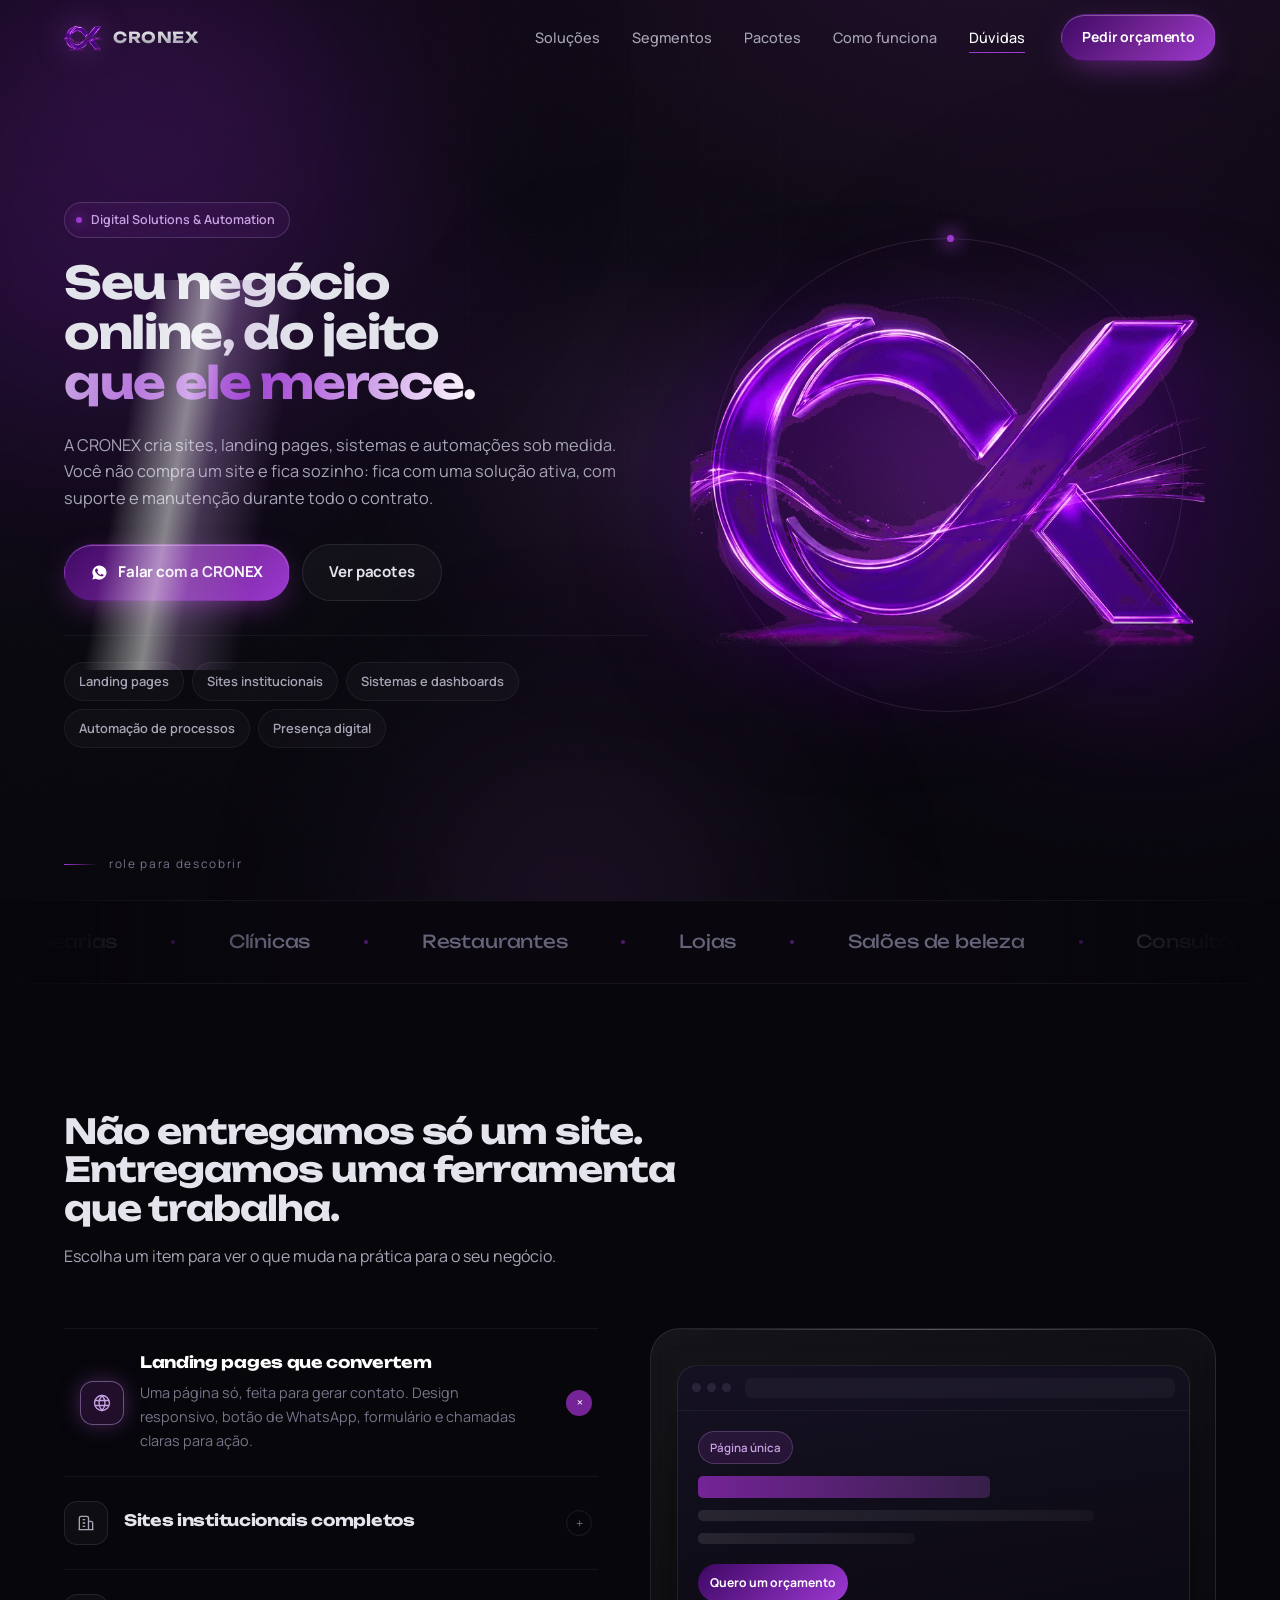
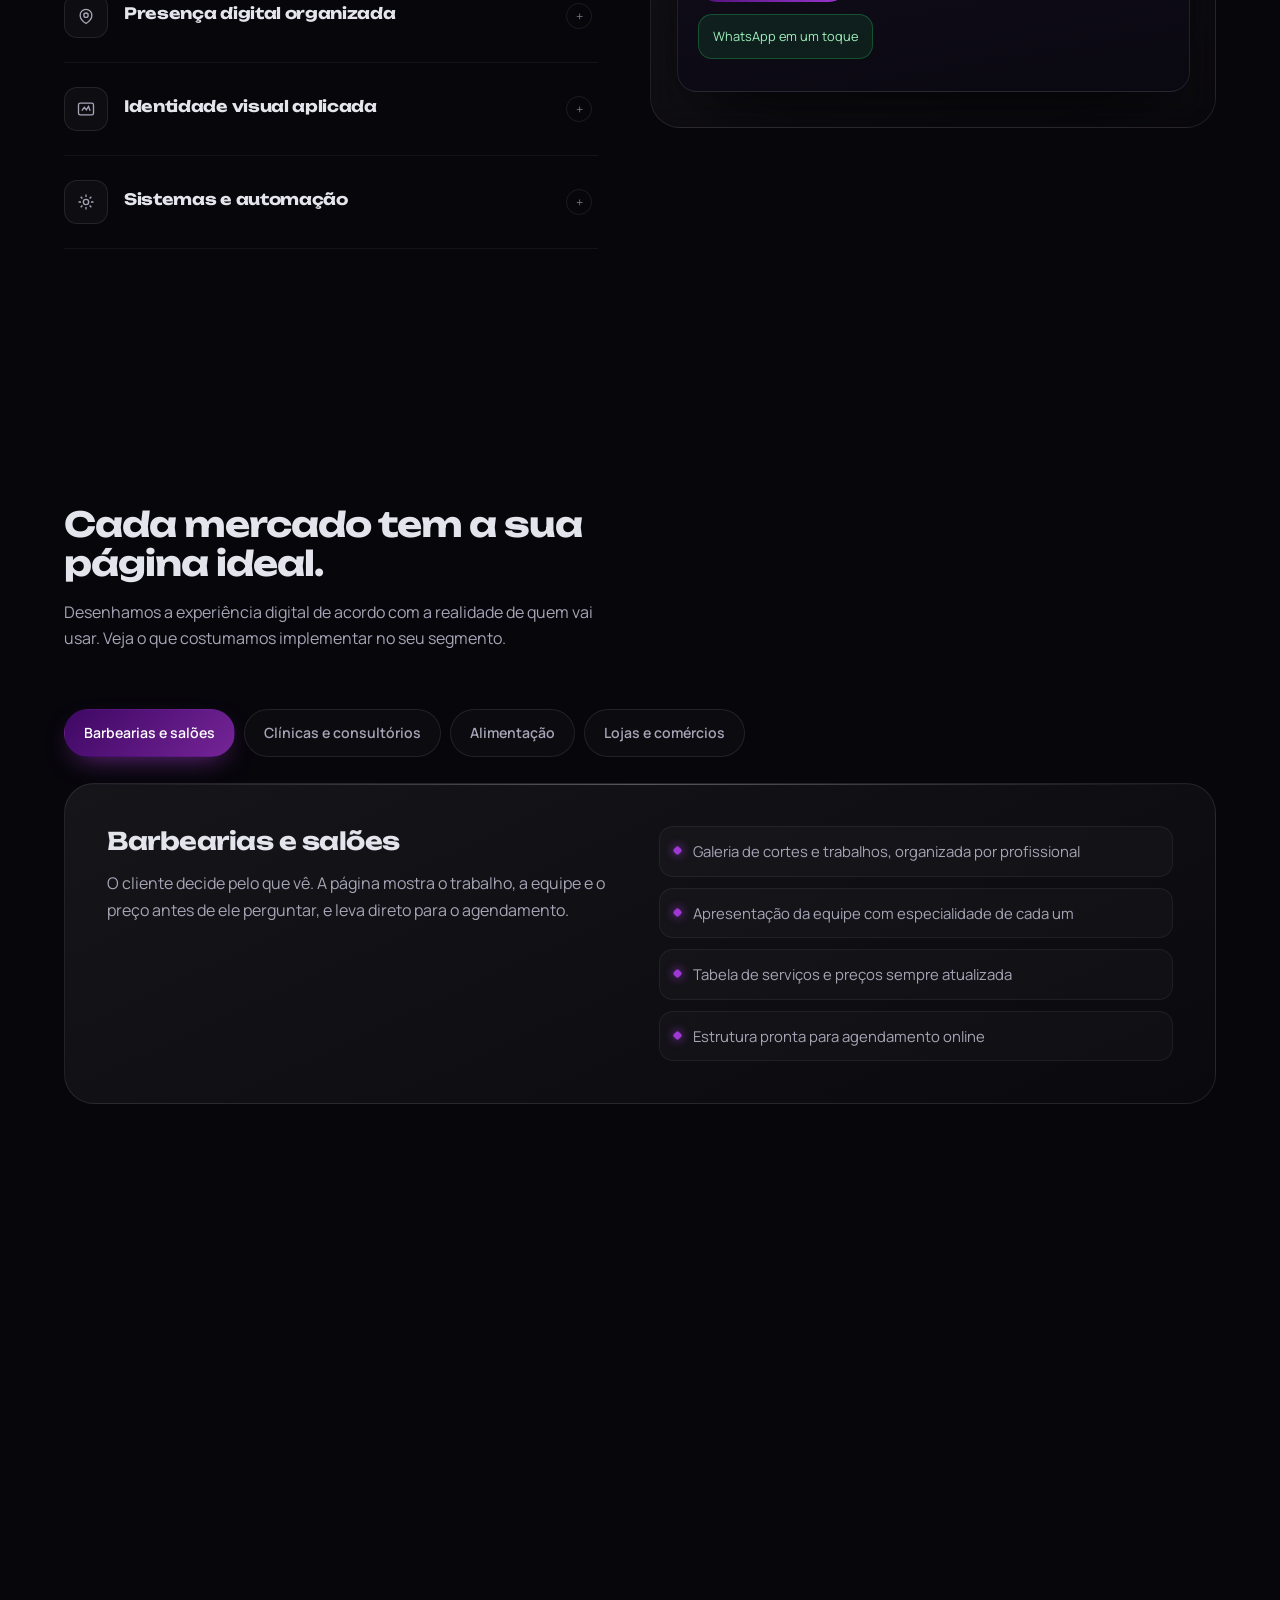
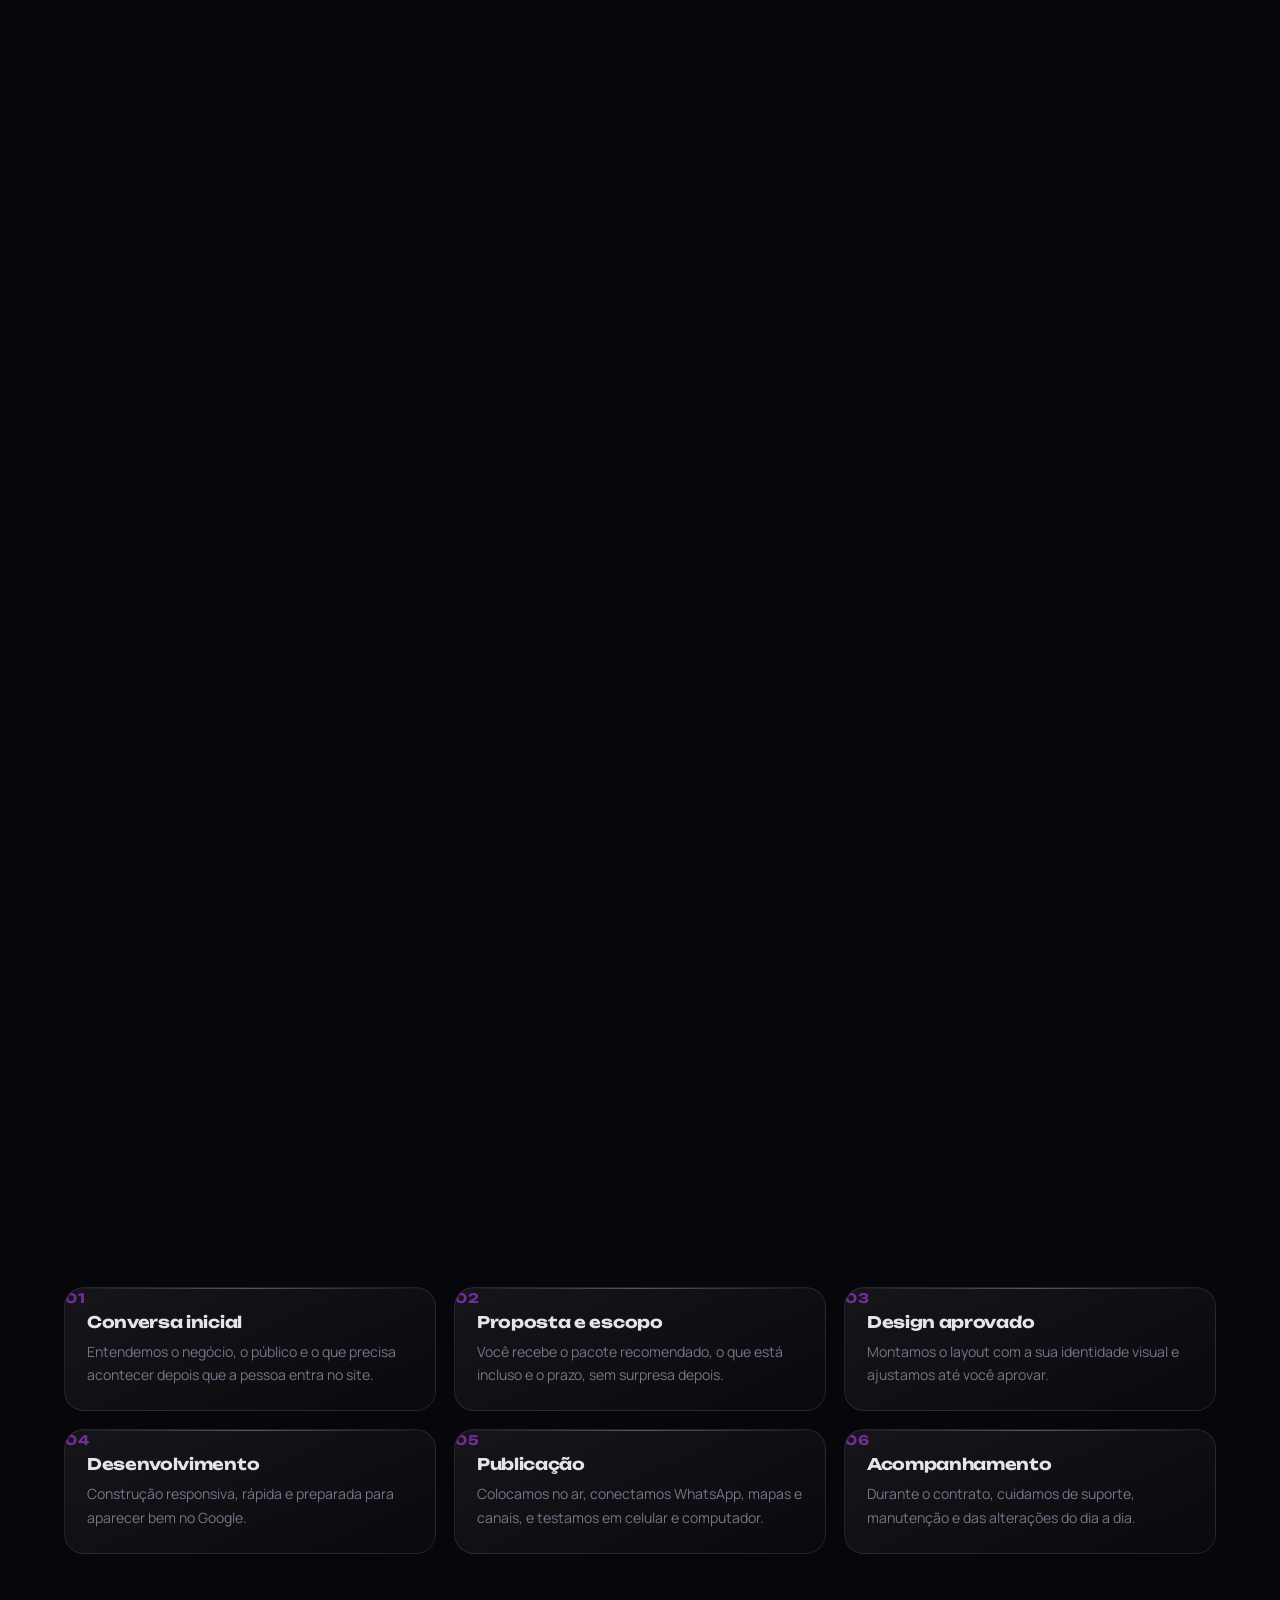
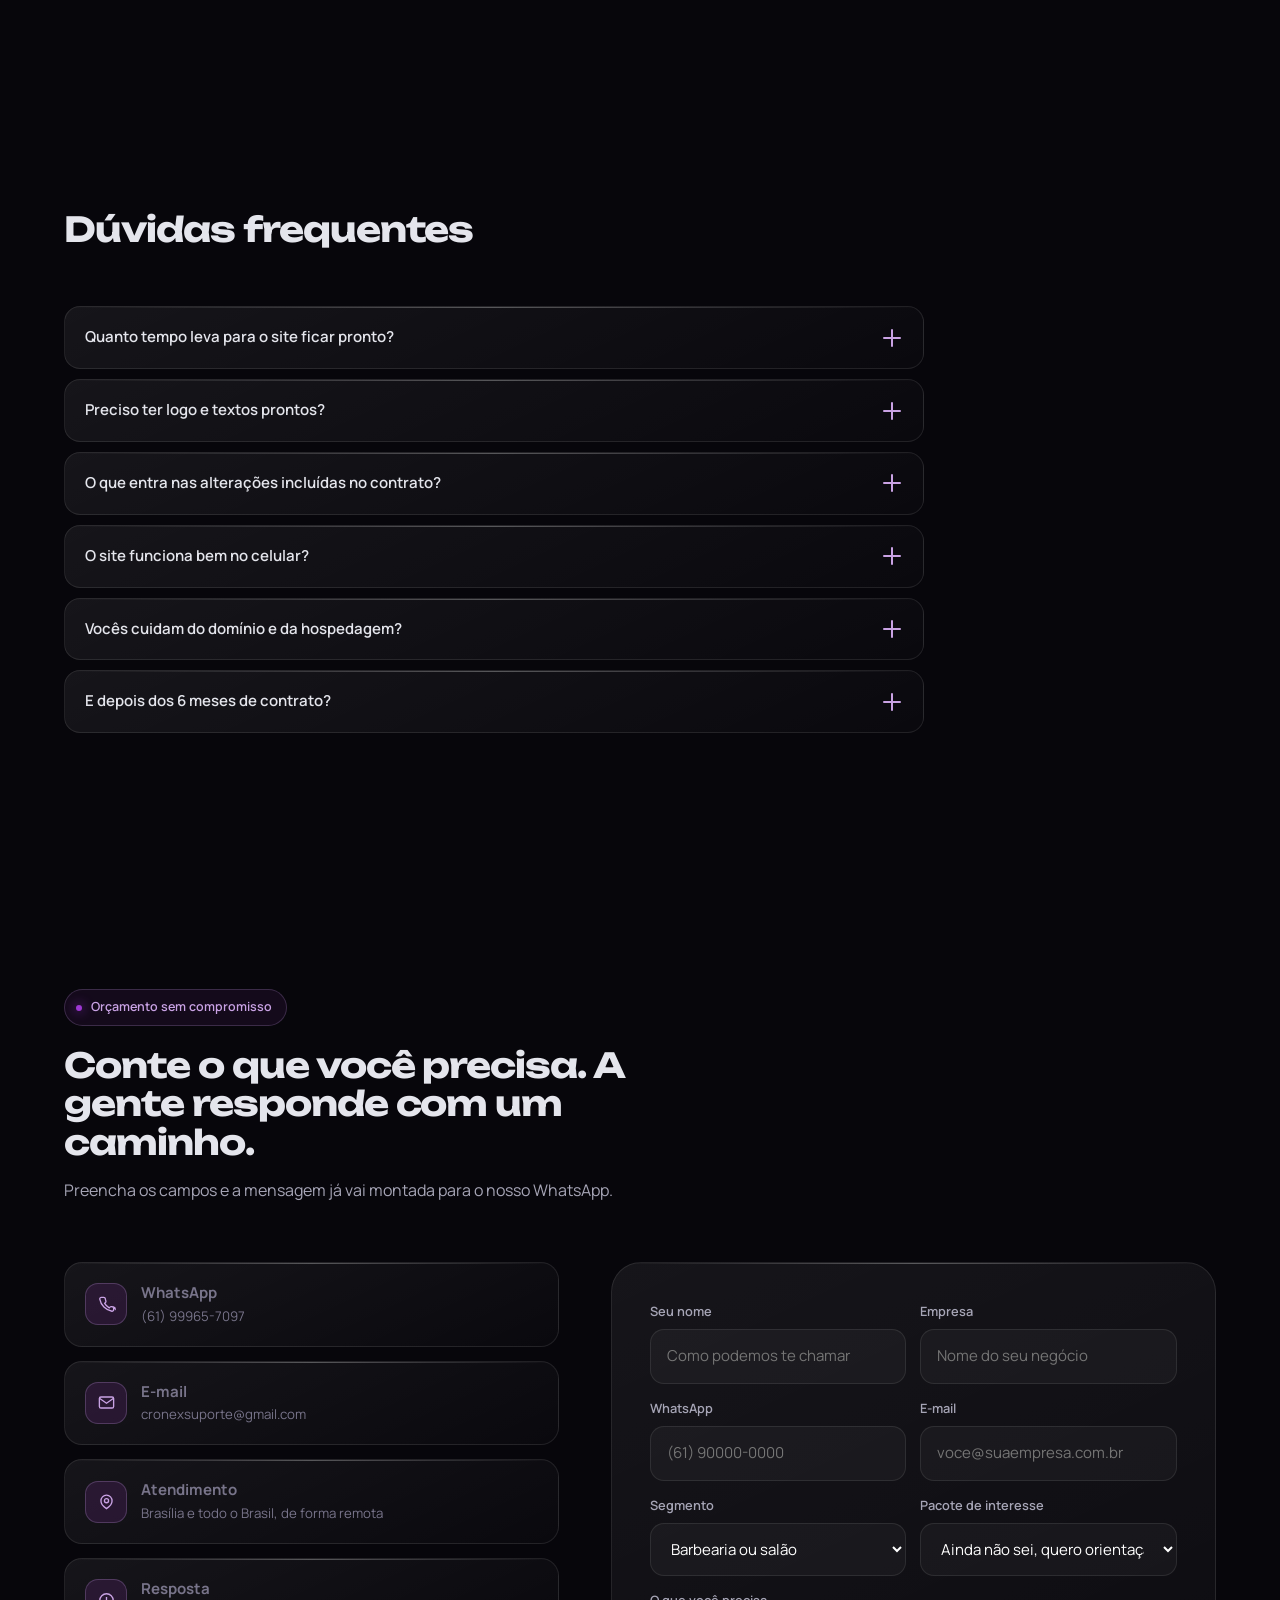
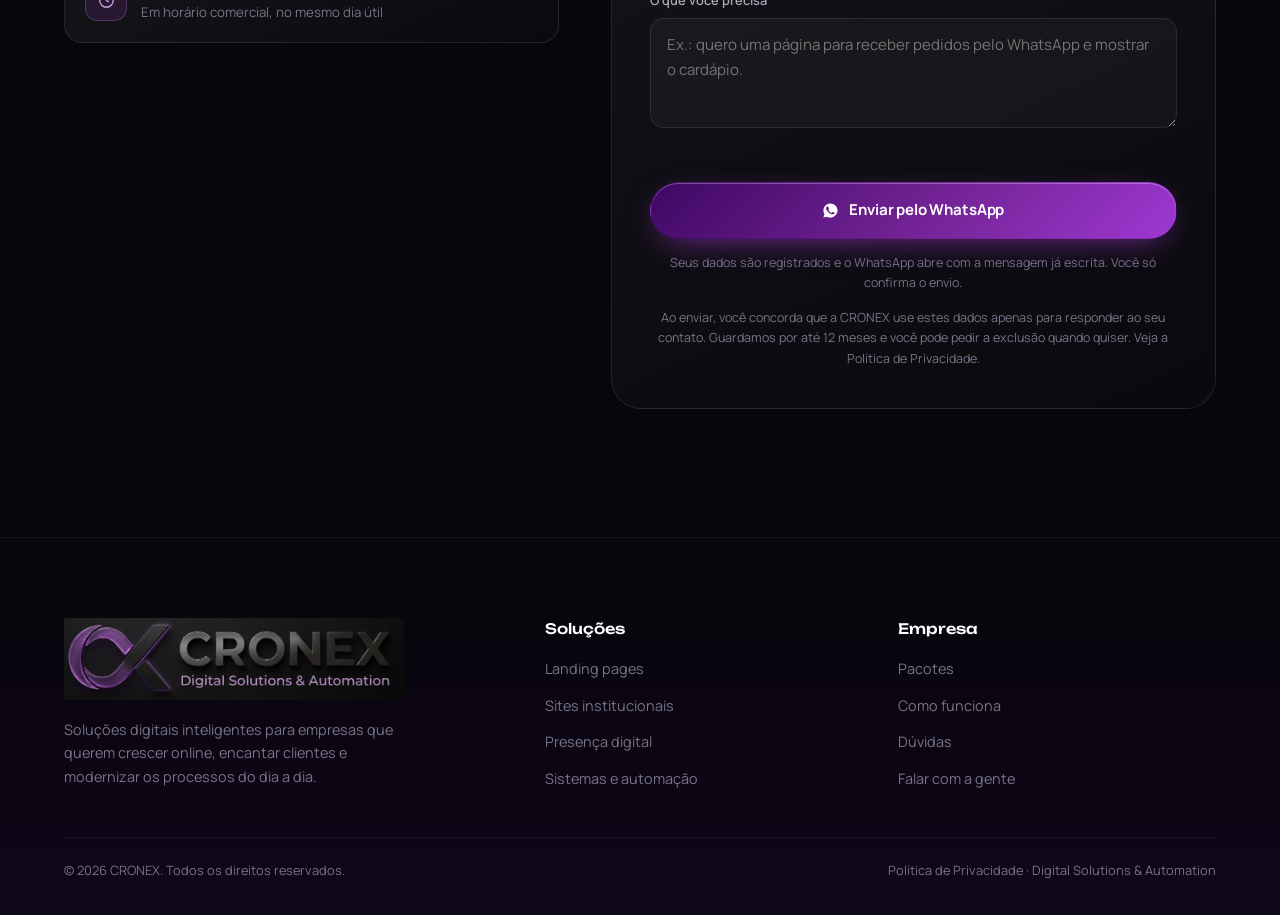
<file: index.html>
<!DOCTYPE html>
<html lang="pt-BR">
<head>
<meta charset="UTF-8" />
<meta name="viewport" content="width=device-width, initial-scale=1, viewport-fit=cover" />
<title>CRONEX — Sites, sistemas e automação para o seu negócio</title>
<meta name="description" content="A CRONEX cria sites, landing pages, sistemas e automações sob medida para pequenos e médios negócios, com suporte e manutenção contínua." />
<meta name="theme-color" content="#07060B" />
<link rel="icon" href="assets/favicon.png" />
<link rel="canonical" href="https://cronexweb.com.br/" />

<meta property="og:title" content="CRONEX — Digital Solutions & Automation" />
<meta property="og:description" content="Sites, landing pages, sistemas e automação sob medida. Com acompanhamento contínuo." />
<meta property="og:type" content="website" />
<meta property="og:url" content="https://cronexweb.com.br/" />
<meta property="og:site_name" content="CRONEX" />
<meta property="og:locale" content="pt_BR" />
<meta property="og:image" content="https://cronexweb.com.br/og-cover.jpg" />
<meta property="og:image:width" content="1200" />
<meta property="og:image:height" content="630" />
<meta property="og:image:type" content="image/jpeg" />
<meta property="og:image:alt" content="Marca da CRONEX, soluções digitais e automação" />

<meta name="twitter:card" content="summary_large_image" />
<meta name="twitter:title" content="CRONEX — Digital Solutions & Automation" />
<meta name="twitter:description" content="Sites, landing pages, sistemas e automação sob medida. Com acompanhamento contínuo." />
<meta name="twitter:image" content="https://cronexweb.com.br/og-cover.jpg" />

<link rel="preconnect" href="https://fonts.googleapis.com">
<link rel="preconnect" href="https://fonts.gstatic.com" crossorigin>
<link href="https://fonts.googleapis.com/css2?family=Unbounded:wght@400;500;700;800&family=Manrope:wght@400;500;600;800&display=swap" rel="stylesheet">

<link rel="stylesheet" href="css/style.css" />
</head>
<body>

<div class="atmos" aria-hidden="true">
  <div class="mesh"></div>
  <div class="aurora a"></div>
  <div class="aurora b"></div>
  <div class="aurora c"></div>
  <div class="gridlines"></div>
</div>
<div class="spot" aria-hidden="true"></div>
<div class="grain" aria-hidden="true"></div>

<!-- ================= NAV ================= -->
<header class="nav" id="nav">
  <div class="nav-in">
    <a href="#topo" class="brand" aria-label="CRONEX, início">
      <span class="brand-mark" id="brandMark"><img src="assets/img/marca-cronex-sm.webp" alt="" width="140" height="94" /></span>
      <span>CRONEX</span>
    </a>
    <nav class="nav-links" aria-label="Principal">
      <a href="#solucoes">Soluções</a>
      <a href="#segmentos">Segmentos</a>
      <a href="#pacotes">Pacotes</a>
      <a href="#processo">Como funciona</a>
      <a href="#duvidas">Dúvidas</a>
    </nav>
    <a class="btn btn-main" href="#contato">Pedir orçamento</a>
    <button class="burger" id="burger" aria-label="Abrir menu" aria-expanded="false"><i></i></button>
  </div>
</header>

<div class="drawer" id="drawer">
  <a href="#solucoes">Soluções</a>
  <a href="#segmentos">Segmentos</a>
  <a href="#pacotes">Pacotes</a>
  <a href="#processo">Como funciona</a>
  <a href="#duvidas">Dúvidas</a>
  <a href="#contato">Pedir orçamento</a>
</div>

<!-- ================= HERO ================= -->
<section class="hero" id="topo">
  <div class="wrap hero-grid">
    <div>
      <span class="tag fade-up d1"><i></i>Digital Solutions &amp; Automation</span>
      <h1>
        <span class="ln"><b>Seu negócio</b></span>
        <span class="ln"><b>online, do jeito</b></span>
        <span class="ln"><b><em>que ele merece.</em></b></span>
      </h1>
      <p class="hero-sub fade-up d2">A CRONEX cria sites, landing pages, sistemas e automações sob medida. Você não compra um site e fica sozinho: fica com uma solução ativa, com suporte e manutenção durante todo o contrato.</p>
      <div class="hero-cta fade-up d3">
        <a class="btn btn-main mag" id="heroWa" href="#contato">
          <svg viewBox="0 0 24 24" fill="currentColor"><path d="M12 2a10 10 0 0 0-8.6 15.1L2 22l5-1.3A10 10 0 1 0 12 2Zm5.5 14.1c-.2.7-1.3 1.3-1.9 1.3-.5 0-1.1.2-3.6-.8-3-1.3-4.9-4.4-5-4.6-.2-.2-1.2-1.6-1.2-3s.7-2.1 1-2.4c.3-.3.6-.4.8-.4h.6c.2 0 .5-.1.7.5l1 2.4c.1.2.1.4 0 .6l-.4.6-.4.4c-.1.1-.3.3-.1.6.2.3.8 1.4 1.8 2.3 1.2 1.1 2.2 1.4 2.5 1.6.3.1.5.1.6-.1l.9-1c.2-.2.4-.2.6-.1l2.2 1.1c.2.1.4.2.5.3v.7Z"/></svg>
          Falar com a CRONEX
        </a>
        <a class="btn btn-ghost" href="#pacotes">Ver pacotes</a>
      </div>
      <div class="hero-chips fade-up d4">
        <span class="chip">Landing pages</span>
        <span class="chip">Sites institucionais</span>
        <span class="chip">Sistemas e dashboards</span>
        <span class="chip">Automação de processos</span>
        <span class="chip">Presença digital</span>
      </div>
    </div>

    <div class="stage" aria-hidden="true">
      <div class="halo"></div>
      <div class="ring r1"></div>
      <div class="ring r2"></div>
      <div class="mark-hold" id="markHold">
        <div class="mark-float">
          <div class="mark-spin" id="markSpin"><img src="assets/img/marca-cronex.webp" alt="Marca CRONEX" width="800" height="538" fetchpriority="high" /></div>
        </div>
      </div>
    </div>
  </div>
  <div class="scroll-hint" aria-hidden="true"><span></span>role para descobrir</div>
</section>

<!-- ================= FAIXA ================= -->
<div class="band" aria-hidden="true">
  <div class="track">
    <b>Barbearias</b><b>Clínicas</b><b>Restaurantes</b><b>Lojas</b><b>Salões de beleza</b><b>Consultórios</b><b>Autopeças</b><b>Academias</b><b>Assistência técnica</b><b>Pet shops</b>
    <b>Barbearias</b><b>Clínicas</b><b>Restaurantes</b><b>Lojas</b><b>Salões de beleza</b><b>Consultórios</b><b>Autopeças</b><b>Academias</b><b>Assistência técnica</b><b>Pet shops</b>
  </div>
</div>

<!-- ================= SOLUÇÕES ================= -->
<section id="solucoes">
  <div class="wrap">
    <div class="sec-head rv">
      <h2>Não entregamos só um site. Entregamos uma ferramenta que trabalha.</h2>
      <p>Escolha um item para ver o que muda na prática para o seu negócio.</p>
    </div>

    <div class="split">
      <div class="svc-list" id="svcList">
        <button class="svc on" data-pv="pv1" aria-expanded="true">
          <span class="svc-ico"><svg viewBox="0 0 24 24"><path d="M12 3a9 9 0 1 0 0 18 9 9 0 0 0 0-18Z"/><path d="M3.6 9h16.8M3.6 15h16.8M12 3c2.4 2.6 3.6 5.6 3.6 9s-1.2 6.4-3.6 9c-2.4-2.6-3.6-5.6-3.6-9S9.6 5.6 12 3Z"/></svg></span>
          <span>
            <span class="svc-t">Landing pages que convertem</span>
            <span class="svc-d">Uma página só, feita para gerar contato. Design responsivo, botão de WhatsApp, formulário e chamadas claras para ação.</span>
          </span>
          <span class="arw" aria-hidden="true">+</span>
        </button>

        <button class="svc" data-pv="pv2" aria-expanded="false">
          <span class="svc-ico"><svg viewBox="0 0 24 24"><path d="M4 20V6a2 2 0 0 1 2-2h7a2 2 0 0 1 2 2v14M15 20V10h3a2 2 0 0 1 2 2v8M3 20h18M8 8h3M8 12h3M8 16h3"/></svg></span>
          <span>
            <span class="svc-t">Sites institucionais completos</span>
            <span class="svc-d">Várias páginas para fortalecer a marca: equipe, serviços, portfólio, blog, localização integrada e contatos.</span>
          </span>
          <span class="arw" aria-hidden="true">+</span>
        </button>

        <button class="svc" data-pv="pv3" aria-expanded="false">
          <span class="svc-ico"><svg viewBox="0 0 24 24"><path d="M12 21s-7-4.4-7-9.6A7 7 0 0 1 12 4a7 7 0 0 1 7 7.4c0 5.2-7 9.6-7 9.6Z"/><circle cx="12" cy="11" r="2.6"/></svg></span>
          <span>
            <span class="svc-t">Presença digital organizada</span>
            <span class="svc-d">Suas informações padronizadas em todos os canais: contatos certos, links estratégicos, caminho curto até o WhatsApp e mais espaço para avaliações reais de clientes.</span>
          </span>
          <span class="arw" aria-hidden="true">+</span>
        </button>

        <button class="svc" data-pv="pv4" aria-expanded="false">
          <span class="svc-ico"><svg viewBox="0 0 24 24"><path d="M3 17V7a2 2 0 0 1 2-2h14a2 2 0 0 1 2 2v10a2 2 0 0 1-2 2H5a2 2 0 0 1-2-2Z"/><path d="m7 14 3-4 2.5 3L15 9l2 5"/></svg></span>
          <span>
            <span class="svc-t">Identidade visual aplicada</span>
            <span class="svc-d">Sua marca usada do jeito certo na internet: banners, layouts de campanha e padrão visual igual em todos os canais.</span>
          </span>
          <span class="arw" aria-hidden="true">+</span>
        </button>

        <button class="svc" data-pv="pv5" aria-expanded="false">
          <span class="svc-ico"><svg viewBox="0 0 24 24"><path d="M12 3v3M12 18v3M3 12h3M18 12h3M5.6 5.6l2.1 2.1M16.3 16.3l2.1 2.1M18.4 5.6l-2.1 2.1M7.7 16.3l-2.1 2.1"/><circle cx="12" cy="12" r="3.2"/></svg></span>
          <span>
            <span class="svc-t">Sistemas e automação</span>
            <span class="svc-d">Sistemas web internos, painéis de gestão e automação de rotinas (vendas, documentos, equipe) para parar de fazer no braço.</span>
          </span>
          <span class="arw" aria-hidden="true">+</span>
        </button>
      </div>

      <div class="preview glass rv s2">
        <div class="screen">
          <div class="screen-bar" aria-hidden="true"><i></i><i></i><i></i><u></u></div>
          <div class="screen-body" id="pvBody">
            <div class="pv-pane on" id="pv1">
              <span class="pv-chip">Página única</span>
              <div class="sk t"></div><div class="sk s"></div><div class="sk xs"></div>
              <div class="pv-btn">Quero um orçamento</div>
              <div class="pv-wa">WhatsApp em um toque</div>
            </div>
            <div class="pv-pane" id="pv2">
              <span class="pv-chip">Multipáginas</span>
              <div class="sk t"></div><div class="sk s"></div>
              <div class="pv-row"><div class="pv-box"></div><div class="pv-box"></div><div class="pv-box"></div></div>
              <div class="sk xs"></div>
            </div>
            <div class="pv-pane" id="pv3">
              <span class="pv-chip">Mesma informação em todo canal</span>
              <div class="sk t"></div>
              <div class="pv-wa">Telefone, endereço e horário conferidos</div>
              <div class="sk s"></div><div class="sk xs"></div>
            </div>
            <div class="pv-pane" id="pv4">
              <span class="pv-chip">Padrão visual</span>
              <div class="pv-row"><div class="pv-box"></div><div class="pv-box"></div><div class="pv-box"></div></div>
              <div class="sk t"></div><div class="sk s"></div>
            </div>
            <div class="pv-pane" id="pv5">
              <span class="pv-chip">Painel de gestão</span>
              <div class="sk t"></div>
              <div class="pv-bars"><i style="height:38%"></i><i style="height:62%"></i><i style="height:45%"></i><i style="height:84%"></i><i style="height:70%"></i><i style="height:96%"></i></div>
              <div class="sk xs"></div>
            </div>
          </div>
        </div>
      </div>
    </div>
  </div>
</section>

<!-- ================= SEGMENTOS ================= -->
<section id="segmentos">
  <div class="wrap">
    <div class="sec-head rv">
      <h2>Cada mercado tem a sua página ideal.</h2>
      <p>Desenhamos a experiência digital de acordo com a realidade de quem vai usar. Veja o que costumamos implementar no seu segmento.</p>
    </div>

    <div class="tabs rv" role="tablist" id="tabs">
      <button class="tab on" role="tab" aria-selected="true" data-seg="s1" aria-controls="s1">Barbearias e salões</button>
      <button class="tab" role="tab" aria-selected="false" data-seg="s2" aria-controls="s2">Clínicas e consultórios</button>
      <button class="tab" role="tab" aria-selected="false" data-seg="s3" aria-controls="s3">Alimentação</button>
      <button class="tab" role="tab" aria-selected="false" data-seg="s4" aria-controls="s4">Lojas e comércios</button>
    </div>

    <div class="seg-panel glass on rv s1" id="s1" role="tabpanel">
      <div>
        <h3>Barbearias e salões</h3>
        <p>O cliente decide pelo que vê. A página mostra o trabalho, a equipe e o preço antes de ele perguntar, e leva direto para o agendamento.</p>
      </div>
      <div class="seg-list"><ul>
        <li>Galeria de cortes e trabalhos, organizada por profissional</li>
        <li>Apresentação da equipe com especialidade de cada um</li>
        <li>Tabela de serviços e preços sempre atualizada</li>
        <li>Estrutura pronta para agendamento online</li>
      </ul></div>
    </div>

    <div class="seg-panel glass" id="s2" role="tabpanel">
      <div>
        <h3>Clínicas e consultórios</h3>
        <p>Paciente chega com dúvida e precisa de clareza. A página separa especialidades, tira as dúvidas comuns e encurta o caminho até a marcação.</p>
      </div>
      <div class="seg-list"><ul>
        <li>Divisão por especialidade e corpo clínico</li>
        <li>Formulários de triagem antes da consulta</li>
        <li>Solicitação de agendamento pelo site ou WhatsApp</li>
        <li>Convênios, preparo de exames e orientações ao paciente</li>
      </ul></div>
    </div>

    <div class="seg-panel glass" id="s3" role="tabpanel">
      <div>
        <h3>Alimentação</h3>
        <p>Cardápio bonito vende. O seu fica atualizado por você, com foto, categoria e link direto para o pedido.</p>
      </div>
      <div class="seg-list"><ul>
        <li>Cardápio digital interativo, com fotos e categorias</li>
        <li>Promoções do dia em destaque</li>
        <li>Botões diretos para iFood e WhatsApp</li>
        <li>Informações de entrega, horário e localização</li>
      </ul></div>
    </div>

    <div class="seg-panel glass" id="s4" role="tabpanel">
      <div>
        <h3>Lojas e comércios</h3>
        <p>Catálogo organizado é o primeiro passo para vender online sem susto, e já deixa a estrutura pronta para virar e-commerce depois.</p>
      </div>
      <div class="seg-list"><ul>
        <li>Catálogo de produtos com busca e filtros</li>
        <li>Campanhas e datas sazonais em destaque</li>
        <li>Contato e pedido pelo WhatsApp em cada produto</li>
        <li>Base preparada para transição futura para e-commerce</li>
      </ul></div>
    </div>
  </div>
</section>

<!-- ================= PACOTES ================= -->
<section id="pacotes">
  <div class="wrap">
    <div class="sec-head rv">
      <h2>Pacotes para o momento exato da sua empresa.</h2>
      <p>Do primeiro site à automação completa. Se nenhum encaixar, montamos um escopo só para você.</p>
    </div>

    <div class="tiers">
      <article class="tier glass rv">
        <h3>Cronex Start</h3>
        <p class="who">Para quem está começando no digital agora.</p>
        <ul>
          <li><svg viewBox="0 0 24 24"><path d="m4 12 6 6L20 6"/></svg>Landing page única e responsiva</li>
          <li><svg viewBox="0 0 24 24"><path d="m4 12 6 6L20 6"/></svg>Informações essenciais da empresa e serviços</li>
          <li><svg viewBox="0 0 24 24"><path d="m4 12 6 6L20 6"/></svg>Botão de WhatsApp e redes sociais</li>
        </ul>
        <p class="price">Sob consulta<small>Taxa de implantação + mensalidade</small></p>
        <a class="btn btn-ghost" href="#contato" data-pacote="Cronex Start">Quero o Start</a>
      </article>

      <article class="tier glass hot rv s1">
        <span class="tier-flag">Mais procurado</span>
        <h3>Cronex Business</h3>
        <p class="who">Para empresas que querem presença completa.</p>
        <ul>
          <li><svg viewBox="0 0 24 24"><path d="m4 12 6 6L20 6"/></svg>Site institucional com múltiplas páginas</li>
          <li><svg viewBox="0 0 24 24"><path d="m4 12 6 6L20 6"/></svg>Design 100% personalizado</li>
          <li><svg viewBox="0 0 24 24"><path d="m4 12 6 6L20 6"/></svg>Formulários avançados e Google Maps</li>
        </ul>
        <p class="price">Sob consulta<small>Taxa de implantação + mensalidade</small></p>
        <a class="btn btn-main" href="#contato" data-pacote="Cronex Business">Quero o Business</a>
      </article>

      <article class="tier glass rv s2">
        <h3>Cronex Premium</h3>
        <p class="who">Para projetos com funcionalidades específicas.</p>
        <ul>
          <li><svg viewBox="0 0 24 24"><path d="m4 12 6 6L20 6"/></svg>Estrutura exclusiva sob medida</li>
          <li><svg viewBox="0 0 24 24"><path d="m4 12 6 6L20 6"/></svg>Catálogos, agendamento ou cardápio digital</li>
          <li><svg viewBox="0 0 24 24"><path d="m4 12 6 6L20 6"/></svg>Páginas de campanha e integrações extras</li>
        </ul>
        <p class="price">Sob consulta<small>Taxa de implantação + mensalidade</small></p>
        <a class="btn btn-ghost" href="#contato" data-pacote="Cronex Premium">Quero o Premium</a>
      </article>

      <article class="tier glass rv s3">
        <h3>Cronex Custom</h3>
        <p class="who">Para quem precisa de automação avançada.</p>
        <ul>
          <li><svg viewBox="0 0 24 24"><path d="m4 12 6 6L20 6"/></svg>Sistemas web internos e dashboards</li>
          <li><svg viewBox="0 0 24 24"><path d="m4 12 6 6L20 6"/></svg>Automação de processos (RH, vendas, documentos)</li>
          <li><svg viewBox="0 0 24 24"><path d="m4 12 6 6L20 6"/></svg>Desenvolvimento escalável com inteligência artificial</li>
        </ul>
        <p class="price">Sob consulta<small>Escopo definido junto com você</small></p>
        <a class="btn btn-ghost" href="#contato" data-pacote="Cronex Custom">Falar sobre o Custom</a>
      </article>
    </div>

    <div class="model glass rv">
      <div>
        <h3>A parceria CRONEX</h3>
        <p>Tecnologia precisa de acompanhamento. Por isso trabalhamos com contratos semestrais: você não compra um site parado, você mantém uma solução digital ativa.</p>
        <p class="note">Novas funcionalidades estruturais ou escopos não previstos no início são orçados à parte.</p>
      </div>
      <div class="cols">
        <div class="col"><b>Taxa de implantação</b><span>Planejamento, design, desenvolvimento e publicação da solução.</span></div>
        <div class="col"><b>Mensalidade por 6 meses</b><span>Acompanhamento contínuo diluído em parcelas acessíveis.</span></div>
        <div class="col"><b>Incluso no contrato</b><span>Suporte técnico, manutenção e monitoramento, além de alterações básicas de textos, imagens, horários e contatos.</span></div>
      </div>
    </div>
  </div>
</section>

<!-- ================= PROCESSO ================= -->
<section id="processo">
  <div class="wrap">
    <div class="sec-head rv">
      <h2>Do primeiro contato ao site no ar.</h2>
      <p>Um caminho curto, com você sabendo exatamente em que etapa estamos.</p>
    </div>
    <div class="steps">
      <article class="step glass rv"><h3>Conversa inicial</h3><p>Entendemos o negócio, o público e o que precisa acontecer depois que a pessoa entra no site.</p><span class="bar"></span></article>
      <article class="step glass rv s1"><h3>Proposta e escopo</h3><p>Você recebe o pacote recomendado, o que está incluso e o prazo, sem surpresa depois.</p><span class="bar"></span></article>
      <article class="step glass rv s2"><h3>Design aprovado</h3><p>Montamos o layout com a sua identidade visual e ajustamos até você aprovar.</p><span class="bar"></span></article>
      <article class="step glass rv s3"><h3>Desenvolvimento</h3><p>Construção responsiva, rápida e preparada para aparecer bem no Google.</p><span class="bar"></span></article>
      <article class="step glass rv s4"><h3>Publicação</h3><p>Colocamos no ar, conectamos WhatsApp, mapas e canais, e testamos em celular e computador.</p><span class="bar"></span></article>
      <article class="step glass rv s4"><h3>Acompanhamento</h3><p>Durante o contrato, cuidamos de suporte, manutenção e das alterações do dia a dia.</p><span class="bar"></span></article>
    </div>
  </div>
</section>

<!-- ================= DÚVIDAS ================= -->
<section id="duvidas">
  <div class="wrap">
    <div class="sec-head rv"><h2>Dúvidas frequentes</h2></div>
    <div class="faq" id="faq">
      <div class="q glass rv"><button aria-expanded="false"><span>Quanto tempo leva para o site ficar pronto?</span><i aria-hidden="true"></i></button>
        <div class="a"><p>Depende do pacote e do quanto o material (textos, fotos, logo) já está pronto. Uma landing page costuma sair bem mais rápido que um site institucional com várias páginas. O prazo exato vai na proposta, junto com o escopo.</p></div></div>
      <div class="q glass rv"><button aria-expanded="false"><span>Preciso ter logo e textos prontos?</span><i aria-hidden="true"></i></button>
        <div class="a"><p>Ajuda muito, mas não é obrigatório. Conseguimos estruturar os textos a partir de uma conversa sobre o seu serviço e aplicar sua identidade visual no ambiente digital. Se ainda não existe identidade, tratamos isso antes de começar o layout.</p></div></div>
      <div class="q glass rv"><button aria-expanded="false"><span>O que entra nas alterações incluídas no contrato?</span><i aria-hidden="true"></i></button>
        <div class="a"><p>Alterações básicas: troca de textos, imagens, horários, contatos e itens previstos no plano escolhido. Funcionalidades novas ou mudanças de estrutura que não estavam no escopo inicial são orçadas separadamente.</p></div></div>
      <div class="q glass rv"><button aria-expanded="false"><span>O site funciona bem no celular?</span><i aria-hidden="true"></i></button>
        <div class="a"><p>Sim. Todo projeto é responsivo por padrão, porque a maior parte dos seus clientes vai abrir a página pelo celular. Testamos em telas pequenas antes de publicar.</p></div></div>
      <div class="q glass rv"><button aria-expanded="false"><span>Vocês cuidam do domínio e da hospedagem?</span><i aria-hidden="true"></i></button>
        <div class="a"><p>Sim, orientamos e cuidamos da publicação. Se você já tem domínio, usamos o seu. Se não tem, ajudamos a registrar um no nome da sua empresa.</p></div></div>
      <div class="q glass rv"><button aria-expanded="false"><span>E depois dos 6 meses de contrato?</span><i aria-hidden="true"></i></button>
        <div class="a"><p>Você decide se renova a parceria para continuar com suporte, manutenção e evoluções, ou segue apenas com a solução entregue. Conversamos sobre isso antes do fim do período.</p></div></div>
    </div>
  </div>
</section>

<!-- ================= CONTATO ================= -->
<section id="contato">
  <div class="wrap">
    <div class="sec-head rv">
      <span class="tag"><i></i>Orçamento sem compromisso</span>
      <h2>Conte o que você precisa. A gente responde com um caminho.</h2>
      <p>Preencha os campos e a mensagem já vai montada para o nosso WhatsApp.</p>
    </div>

    <div class="contact">
      <div class="contact-side">
        <a class="ctline glass rv" id="waLine" href="#" target="_blank" rel="noopener">
          <span class="ic"><svg viewBox="0 0 24 24"><path d="M21 15.5v3a2 2 0 0 1-2.2 2A19 19 0 0 1 3.5 5.2 2 2 0 0 1 5.5 3h3a2 2 0 0 1 2 1.7c.1 1 .4 1.9.7 2.8a2 2 0 0 1-.5 2.1l-1 1a15 15 0 0 0 5.7 5.7l1-1a2 2 0 0 1 2.1-.5c.9.3 1.8.6 2.8.7a2 2 0 0 1 1.7 2Z"/></svg></span>
          <span><b>WhatsApp</b><span id="waText">Chamar agora</span></span>
        </a>
        <a class="ctline glass rv s1" id="mailLine" href="#">
          <span class="ic"><svg viewBox="0 0 24 24"><path d="M3 7a2 2 0 0 1 2-2h14a2 2 0 0 1 2 2v10a2 2 0 0 1-2 2H5a2 2 0 0 1-2-2Z"/><path d="m3.5 7 8.5 6 8.5-6"/></svg></span>
          <span><b>E-mail</b><span id="mailText">Enviar mensagem</span></span>
        </a>
        <div class="ctline glass rv s2">
          <span class="ic"><svg viewBox="0 0 24 24"><path d="M12 21s-7-4.4-7-9.6A7 7 0 0 1 12 4a7 7 0 0 1 7 7.4c0 5.2-7 9.6-7 9.6Z"/><circle cx="12" cy="11" r="2.6"/></svg></span>
          <span><b>Atendimento</b><span>Brasília e todo o Brasil, de forma remota</span></span>
        </div>
        <div class="ctline glass rv s3">
          <span class="ic"><svg viewBox="0 0 24 24"><circle cx="12" cy="12" r="8.5"/><path d="M12 7.5V12l3 1.8"/></svg></span>
          <span><b>Resposta</b><span>Em horário comercial, no mesmo dia útil</span></span>
        </div>
      </div>

      <form class="form glass rv s1" id="form" novalidate>
        <div class="two">
          <div class="field"><label for="nome">Seu nome</label><input id="nome" name="nome" required placeholder="Como podemos te chamar" /></div>
          <div class="field"><label for="empresa">Empresa</label><input id="empresa" name="empresa" placeholder="Nome do seu negócio" /></div>
        </div>
        <div class="two">
          <div class="field"><label for="telefone">WhatsApp</label><input id="telefone" name="telefone" type="tel" inputmode="tel" autocomplete="tel" required placeholder="(61) 90000-0000" /></div>
          <div class="field"><label for="email">E-mail</label><input id="email" name="email" type="email" autocomplete="email" placeholder="voce@suaempresa.com.br" /></div>
        </div>
        <div class="two">
          <div class="field"><label for="segmento">Segmento</label>
            <select id="segmento" name="segmento">
              <option>Barbearia ou salão</option>
              <option>Clínica ou consultório</option>
              <option>Alimentação</option>
              <option>Loja ou comércio</option>
              <option>Prestador de serviço</option>
              <option>Outro</option>
            </select>
          </div>
          <div class="field"><label for="pacote">Pacote de interesse</label>
            <select id="pacote" name="pacote">
              <option>Ainda não sei, quero orientação</option>
              <option>Cronex Start</option>
              <option>Cronex Business</option>
              <option>Cronex Premium</option>
              <option>Cronex Custom</option>
            </select>
          </div>
        </div>
        <div class="field"><label for="msg">O que você precisa</label><textarea id="msg" name="msg" placeholder="Ex.: quero uma página para receber pedidos pelo WhatsApp e mostrar o cardápio."></textarea></div>
        <button type="submit" class="btn btn-main mag">
          <svg viewBox="0 0 24 24" fill="currentColor"><path d="M12 2a10 10 0 0 0-8.6 15.1L2 22l5-1.3A10 10 0 1 0 12 2Zm5.5 14.1c-.2.7-1.3 1.3-1.9 1.3-.5 0-1.1.2-3.6-.8-3-1.3-4.9-4.4-5-4.6-.2-.2-1.2-1.6-1.2-3s.7-2.1 1-2.4c.3-.3.6-.4.8-.4h.6c.2 0 .5-.1.7.5l1 2.4c.1.2.1.4 0 .6l-.4.6-.4.4c-.1.1-.3.3-.1.6.2.3.8 1.4 1.8 2.3 1.2 1.1 2.2 1.4 2.5 1.6.3.1.5.1.6-.1l.9-1c.2-.2.4-.2.6-.1l2.2 1.1c.2.1.4.2.5.3v.7Z"/></svg>
          Enviar pelo WhatsApp
        </button>
        <p class="form-note" id="formStatus">Seus dados são registrados e o WhatsApp abre com a mensagem já escrita. Você só confirma o envio.</p>
        <p class="form-note">Ao enviar, você concorda que a CRONEX use estes dados apenas para responder ao seu contato. Guardamos por até 12 meses e você pode pedir a exclusão quando quiser. Veja a <a href="/privacidade">Política de Privacidade</a>.</p>
      </form>
    </div>
  </div>
</section>

<!-- ================= RODAPÉ ================= -->
<footer>
  <div class="wrap">
    <div class="foot">
      <div>
        <img class="foot-lock" loading="lazy" src="assets/img/selo-rodape.webp" alt="CRONEX — Digital Solutions & Automation" />
        <p>Soluções digitais inteligentes para empresas que querem crescer online, encantar clientes e modernizar os processos do dia a dia.</p>
      </div>
      <div>
        <h4>Soluções</h4>
        <ul>
          <li><a href="#solucoes">Landing pages</a></li>
          <li><a href="#solucoes">Sites institucionais</a></li>
          <li><a href="#solucoes">Presença digital</a></li>
          <li><a href="#solucoes">Sistemas e automação</a></li>
        </ul>
      </div>
      <div>
        <h4>Empresa</h4>
        <ul>
          <li><a href="#pacotes">Pacotes</a></li>
          <li><a href="#processo">Como funciona</a></li>
          <li><a href="#duvidas">Dúvidas</a></li>
          <li><a href="#contato">Falar com a gente</a></li>
        </ul>
      </div>
    </div>
    <div class="foot-end">
      <span>© <span id="ano">2026</span> CRONEX. Todos os direitos reservados.</span>
      <span><a href="/privacidade">Política de Privacidade</a> · Digital Solutions &amp; Automation</span>
    </div>
  </div>
</footer>
<script src="js/main.js"></script>
</body>
</html>
</file>
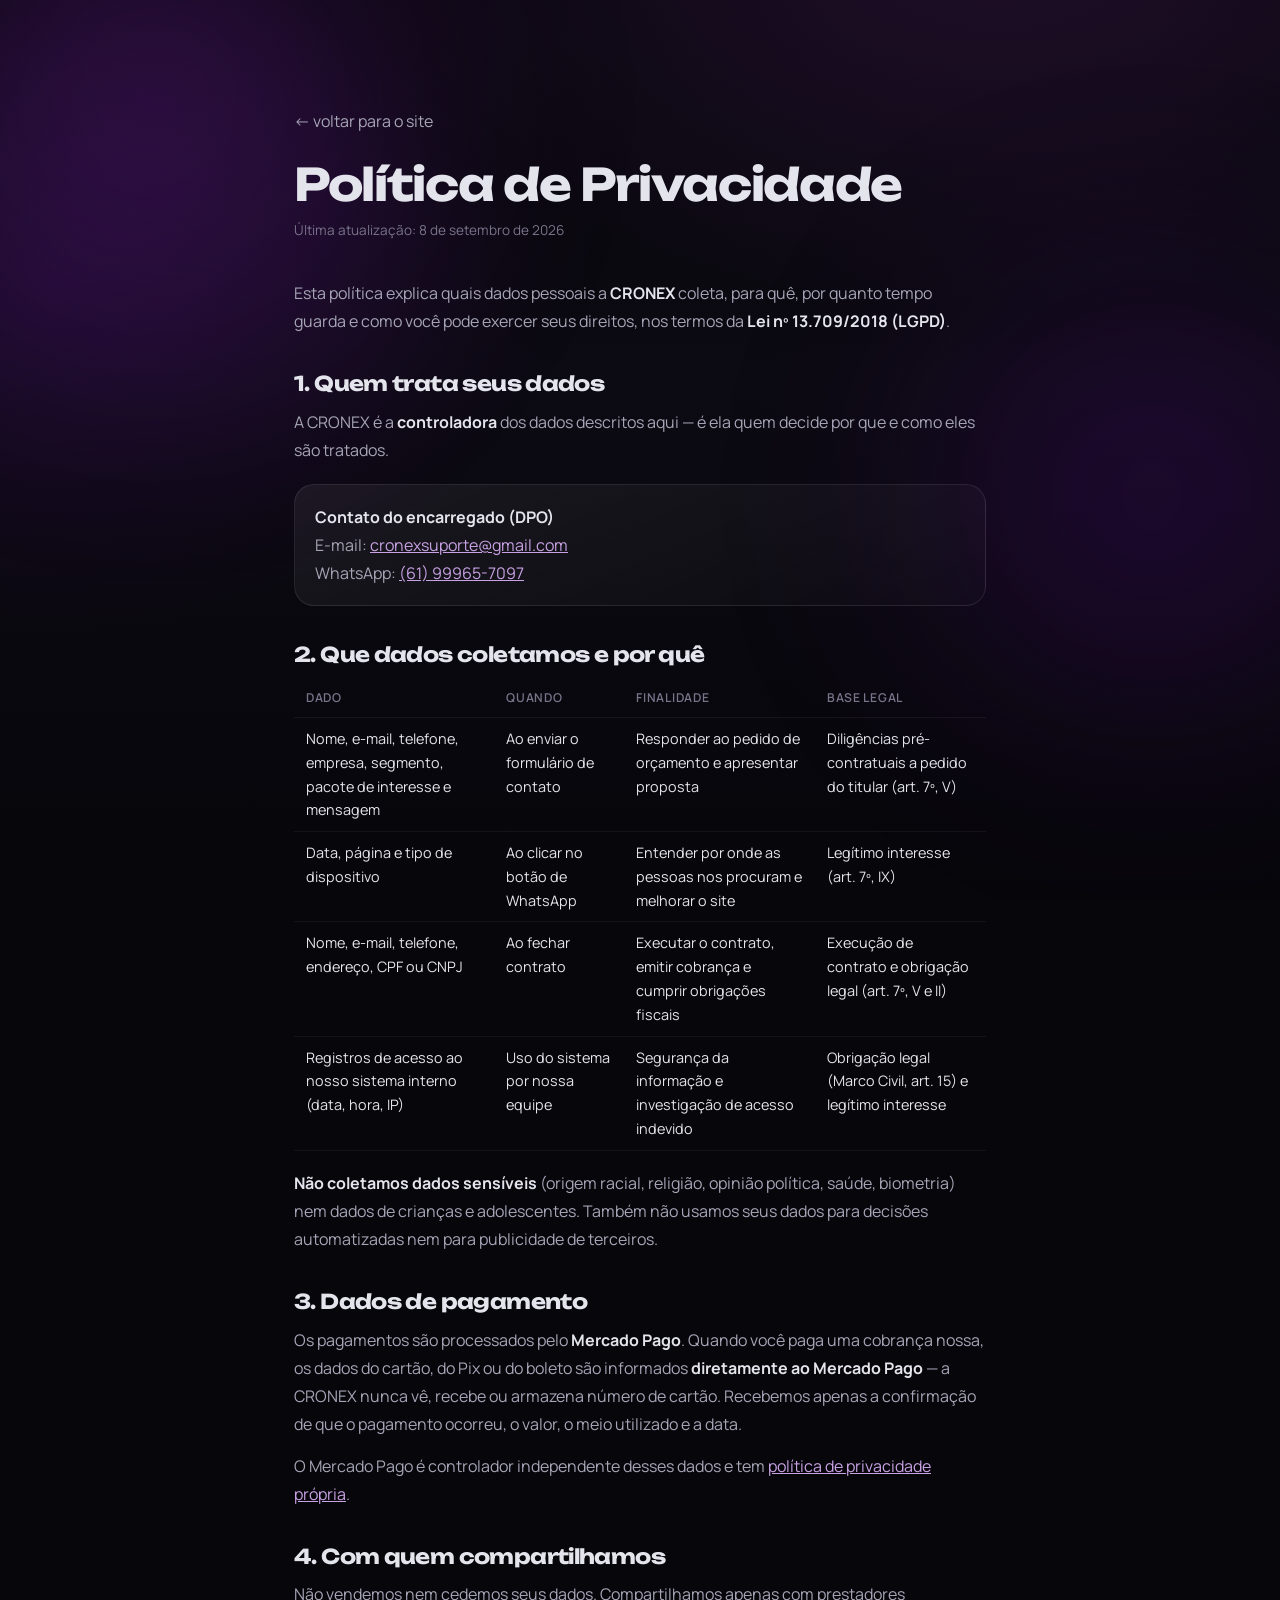
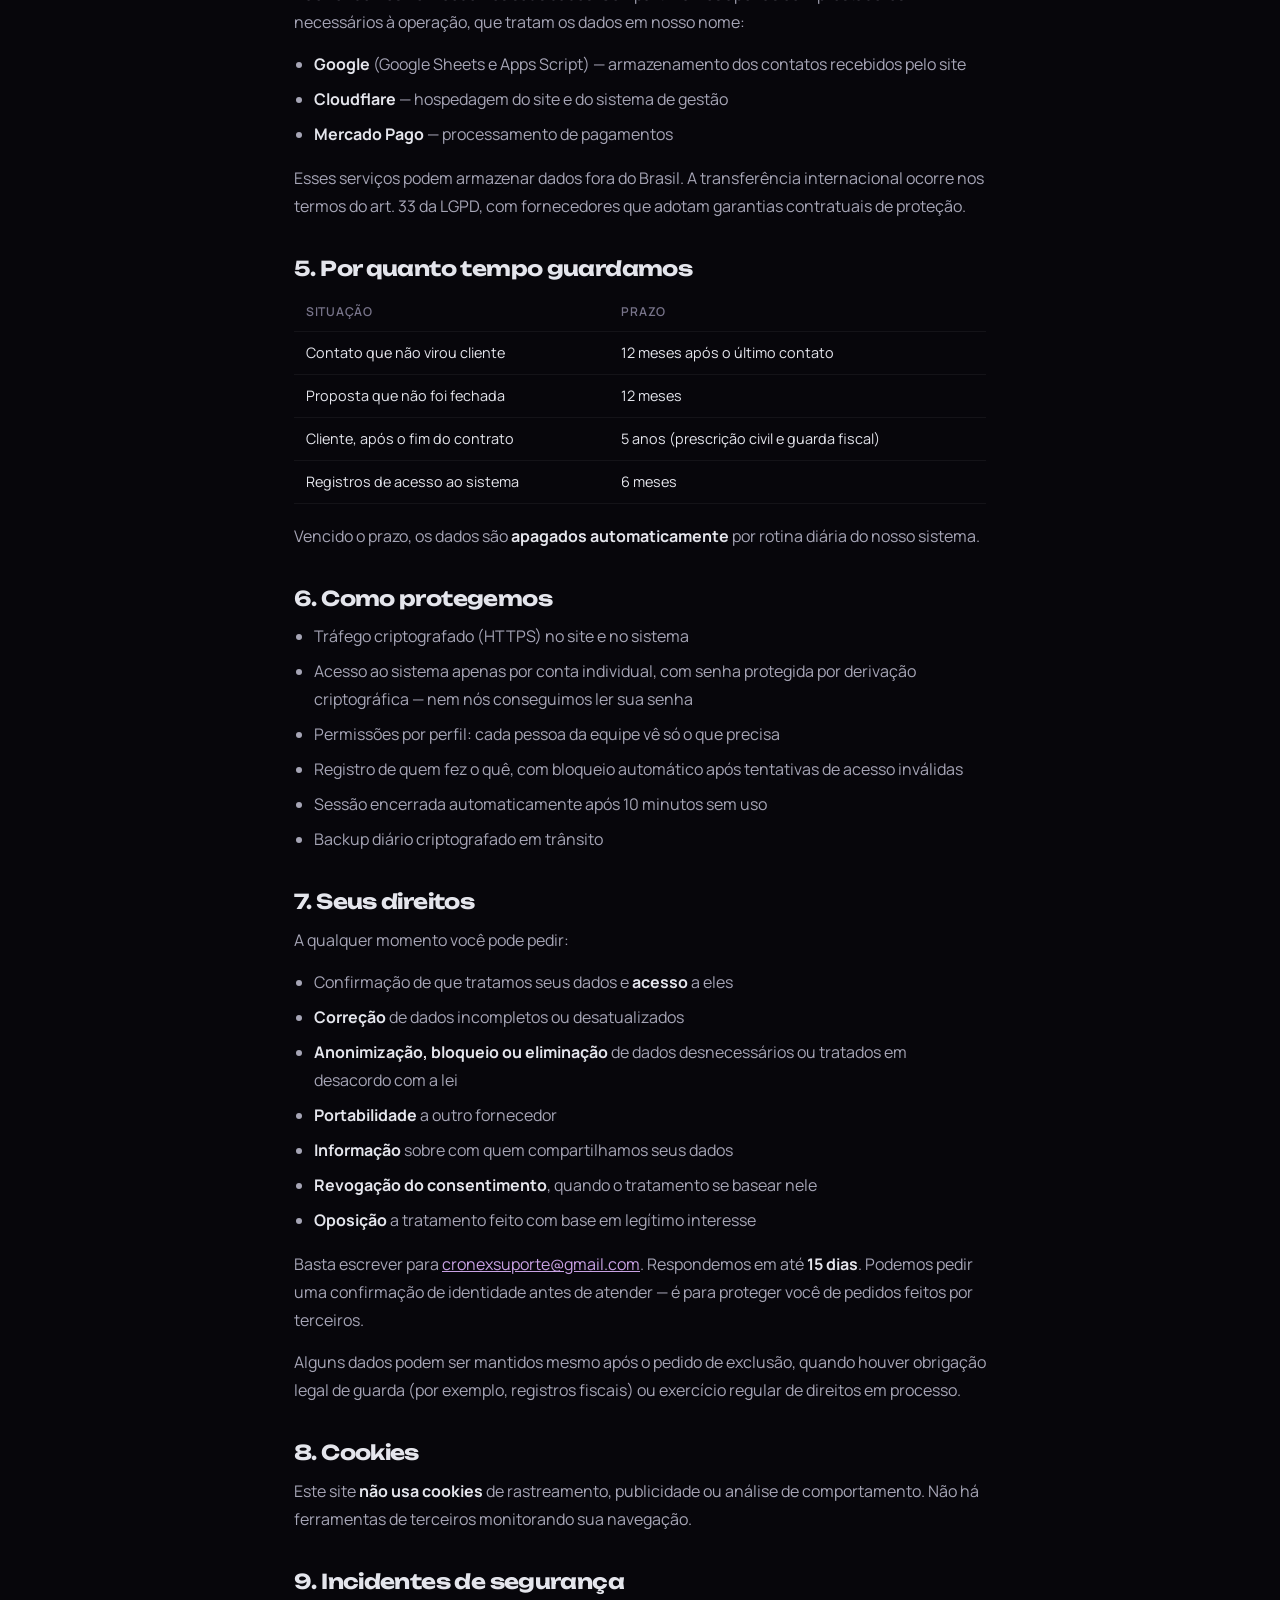
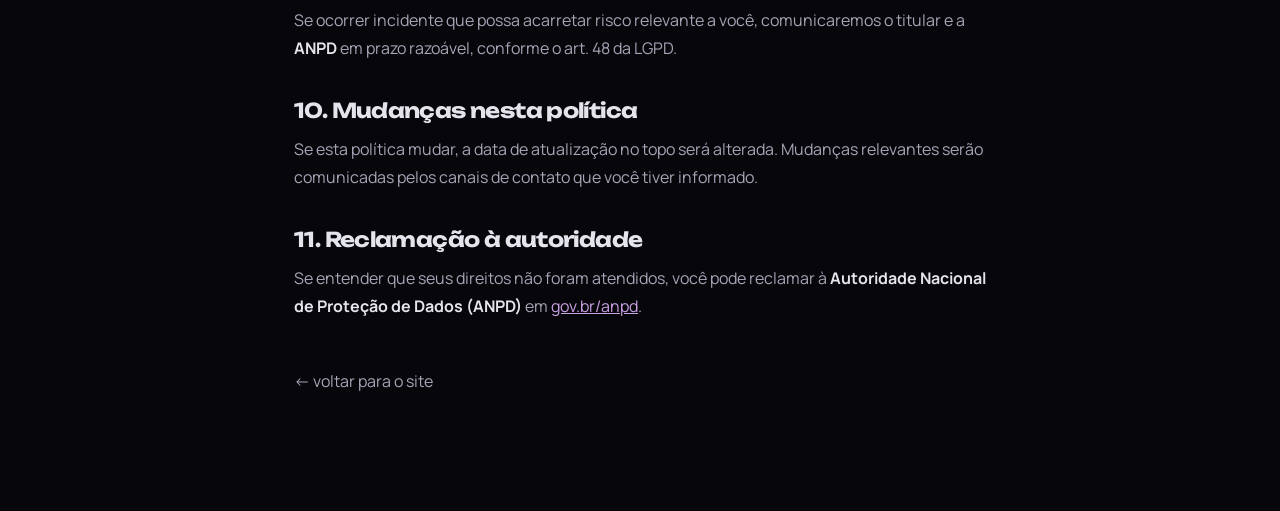
<file: privacidade.html>
<!DOCTYPE html>
<html lang="pt-BR">
<head>
<meta charset="UTF-8" />
<meta name="viewport" content="width=device-width, initial-scale=1, viewport-fit=cover" />
<title>Política de Privacidade — CRONEX</title>
<meta name="description" content="Como a CRONEX trata os dados pessoais coletados no site e no atendimento, conforme a Lei Geral de Proteção de Dados (LGPD)." />
<meta name="theme-color" content="#07060B" />
<link rel="icon" href="assets/favicon.png" />
<link rel="canonical" href="https://cronexweb.com.br/privacidade" />
<meta name="robots" content="index, follow" />

<link rel="preconnect" href="https://fonts.googleapis.com">
<link rel="preconnect" href="https://fonts.gstatic.com" crossorigin>
<link href="https://fonts.googleapis.com/css2?family=Unbounded:wght@400;500;700;800&family=Manrope:wght@400;500;600;800&display=swap" rel="stylesheet">
<link rel="stylesheet" href="css/style.css" />
<style>
  .doc{max-width:820px;margin:0 auto;padding:clamp(90px,12vh,140px) var(--pad) 90px;position:relative;z-index:1}
  .doc h1{margin-bottom:10px}
  .doc .atualizado{color:var(--muted);font-size:.85rem;margin-bottom:38px;display:block}
  .doc h2{font-size:clamp(1.05rem,1.6vw,1.3rem);margin:38px 0 12px}
  .doc p,.doc li{color:var(--steel);line-height:1.75}
  .doc p{margin-bottom:14px}
  .doc ul{margin:0 0 16px;padding-left:20px}
  .doc li{margin-bottom:7px}
  .doc a{color:var(--lilac);text-decoration:underline}
  .doc strong{color:var(--silver)}
  .doc table{width:100%;border-collapse:collapse;margin:8px 0 18px;font-size:.9rem}
  .doc th,.doc td{text-align:left;padding:9px 12px;border-bottom:1px solid var(--line-soft);vertical-align:top}
  .doc th{color:var(--muted);font-size:.76rem;text-transform:uppercase;letter-spacing:.06em;font-weight:600}
  .doc .voltar{display:inline-block;margin-bottom:26px;color:var(--steel);text-decoration:none}
  .doc .voltar:hover{color:#fff}
  .doc .caixa{background:var(--glass);border:1px solid var(--line);border-radius:var(--r-m);padding:18px 20px;margin:20px 0}
  .doc .caixa p:last-child{margin-bottom:0}
</style>
</head>
<body>

<div class="atmos" aria-hidden="true">
  <div class="mesh"></div>
  <div class="aurora a"></div>
  <div class="aurora b"></div>
</div>

<main class="doc">
  <a class="voltar" href="/">← voltar para o site</a>

  <h1>Política de Privacidade</h1>
  <span class="atualizado">Última atualização: 8 de setembro de 2026</span>

  <p>Esta política explica quais dados pessoais a <strong>CRONEX</strong> coleta,
  para quê, por quanto tempo guarda e como você pode exercer seus direitos, nos
  termos da <strong>Lei nº 13.709/2018 (LGPD)</strong>.</p>

  <h2>1. Quem trata seus dados</h2>
  <p>A CRONEX é a <strong>controladora</strong> dos dados descritos aqui — é ela
  quem decide por que e como eles são tratados.</p>
  <div class="caixa">
    <p><strong>Contato do encarregado (DPO)</strong><br />
    E-mail: <a href="mailto:cronexsuporte@gmail.com">cronexsuporte@gmail.com</a><br />
    WhatsApp: <a href="https://wa.me/5561999657097" target="_blank" rel="noopener">(61) 99965-7097</a></p>
  </div>

  <h2>2. Que dados coletamos e por quê</h2>
  <table>
    <thead><tr><th>Dado</th><th>Quando</th><th>Finalidade</th><th>Base legal</th></tr></thead>
    <tbody>
      <tr>
        <td>Nome, e-mail, telefone, empresa, segmento, pacote de interesse e mensagem</td>
        <td>Ao enviar o formulário de contato</td>
        <td>Responder ao pedido de orçamento e apresentar proposta</td>
        <td>Diligências pré-contratuais a pedido do titular (art. 7º, V)</td>
      </tr>
      <tr>
        <td>Data, página e tipo de dispositivo</td>
        <td>Ao clicar no botão de WhatsApp</td>
        <td>Entender por onde as pessoas nos procuram e melhorar o site</td>
        <td>Legítimo interesse (art. 7º, IX)</td>
      </tr>
      <tr>
        <td>Nome, e-mail, telefone, endereço, CPF ou CNPJ</td>
        <td>Ao fechar contrato</td>
        <td>Executar o contrato, emitir cobrança e cumprir obrigações fiscais</td>
        <td>Execução de contrato e obrigação legal (art. 7º, V e II)</td>
      </tr>
      <tr>
        <td>Registros de acesso ao nosso sistema interno (data, hora, IP)</td>
        <td>Uso do sistema por nossa equipe</td>
        <td>Segurança da informação e investigação de acesso indevido</td>
        <td>Obrigação legal (Marco Civil, art. 15) e legítimo interesse</td>
      </tr>
    </tbody>
  </table>

  <p><strong>Não coletamos dados sensíveis</strong> (origem racial, religião,
  opinião política, saúde, biometria) nem dados de crianças e adolescentes.
  Também não usamos seus dados para decisões automatizadas nem para publicidade
  de terceiros.</p>

  <h2>3. Dados de pagamento</h2>
  <p>Os pagamentos são processados pelo <strong>Mercado Pago</strong>. Quando
  você paga uma cobrança nossa, os dados do cartão, do Pix ou do boleto são
  informados <strong>diretamente ao Mercado Pago</strong> — a CRONEX nunca vê,
  recebe ou armazena número de cartão. Recebemos apenas a confirmação de que o
  pagamento ocorreu, o valor, o meio utilizado e a data.</p>
  <p>O Mercado Pago é controlador independente desses dados e tem
  <a href="https://www.mercadopago.com.br/privacidade" target="_blank" rel="noopener">política de privacidade própria</a>.</p>

  <h2>4. Com quem compartilhamos</h2>
  <p>Não vendemos nem cedemos seus dados. Compartilhamos apenas com prestadores
  necessários à operação, que tratam os dados em nosso nome:</p>
  <ul>
    <li><strong>Google</strong> (Google Sheets e Apps Script) — armazenamento dos contatos recebidos pelo site</li>
    <li><strong>Cloudflare</strong> — hospedagem do site e do sistema de gestão</li>
    <li><strong>Mercado Pago</strong> — processamento de pagamentos</li>
  </ul>
  <p>Esses serviços podem armazenar dados fora do Brasil. A transferência
  internacional ocorre nos termos do art. 33 da LGPD, com fornecedores que
  adotam garantias contratuais de proteção.</p>

  <h2>5. Por quanto tempo guardamos</h2>
  <table>
    <thead><tr><th>Situação</th><th>Prazo</th></tr></thead>
    <tbody>
      <tr><td>Contato que não virou cliente</td><td>12 meses após o último contato</td></tr>
      <tr><td>Proposta que não foi fechada</td><td>12 meses</td></tr>
      <tr><td>Cliente, após o fim do contrato</td><td>5 anos (prescrição civil e guarda fiscal)</td></tr>
      <tr><td>Registros de acesso ao sistema</td><td>6 meses</td></tr>
    </tbody>
  </table>
  <p>Vencido o prazo, os dados são <strong>apagados automaticamente</strong> por
  rotina diária do nosso sistema.</p>

  <h2>6. Como protegemos</h2>
  <ul>
    <li>Tráfego criptografado (HTTPS) no site e no sistema</li>
    <li>Acesso ao sistema apenas por conta individual, com senha protegida por
        derivação criptográfica — nem nós conseguimos ler sua senha</li>
    <li>Permissões por perfil: cada pessoa da equipe vê só o que precisa</li>
    <li>Registro de quem fez o quê, com bloqueio automático após tentativas de acesso inválidas</li>
    <li>Sessão encerrada automaticamente após 10 minutos sem uso</li>
    <li>Backup diário criptografado em trânsito</li>
  </ul>

  <h2>7. Seus direitos</h2>
  <p>A qualquer momento você pode pedir:</p>
  <ul>
    <li>Confirmação de que tratamos seus dados e <strong>acesso</strong> a eles</li>
    <li><strong>Correção</strong> de dados incompletos ou desatualizados</li>
    <li><strong>Anonimização, bloqueio ou eliminação</strong> de dados desnecessários ou tratados em desacordo com a lei</li>
    <li><strong>Portabilidade</strong> a outro fornecedor</li>
    <li><strong>Informação</strong> sobre com quem compartilhamos seus dados</li>
    <li><strong>Revogação do consentimento</strong>, quando o tratamento se basear nele</li>
    <li><strong>Oposição</strong> a tratamento feito com base em legítimo interesse</li>
  </ul>
  <p>Basta escrever para
  <a href="mailto:cronexsuporte@gmail.com">cronexsuporte@gmail.com</a>.
  Respondemos em até <strong>15 dias</strong>. Podemos pedir uma confirmação de
  identidade antes de atender — é para proteger você de pedidos feitos por
  terceiros.</p>
  <p>Alguns dados podem ser mantidos mesmo após o pedido de exclusão, quando houver
  obrigação legal de guarda (por exemplo, registros fiscais) ou exercício regular
  de direitos em processo.</p>

  <h2>8. Cookies</h2>
  <p>Este site <strong>não usa cookies</strong> de rastreamento, publicidade ou
  análise de comportamento. Não há ferramentas de terceiros monitorando sua
  navegação.</p>

  <h2>9. Incidentes de segurança</h2>
  <p>Se ocorrer incidente que possa acarretar risco relevante a você, comunicaremos
  o titular e a <strong>ANPD</strong> em prazo razoável, conforme o art. 48 da LGPD.</p>

  <h2>10. Mudanças nesta política</h2>
  <p>Se esta política mudar, a data de atualização no topo será alterada. Mudanças
  relevantes serão comunicadas pelos canais de contato que você tiver informado.</p>

  <h2>11. Reclamação à autoridade</h2>
  <p>Se entender que seus direitos não foram atendidos, você pode reclamar à
  <strong>Autoridade Nacional de Proteção de Dados (ANPD)</strong> em
  <a href="https://www.gov.br/anpd" target="_blank" rel="noopener">gov.br/anpd</a>.</p>

  <a class="voltar" href="/" style="margin-top:34px">← voltar para o site</a>
</main>

</body>
</html>
</file>
<file: css/style.css>
/* ============================================================
   CRONEX — sistema de design
   Conceito: vidro violeta em sala escura. Uma fonte de luz se
   move; os painéis reagem. A marca é o objeto de vidro.
   ============================================================ */
:root{
  --void:#07060B;
  --ink:#0C0A12;
  --ink-2:#110E1A;

  --violet-deep:#3e0864;
  --violet:#5c1b80;
  --violet-mid:#752497;
  --violet-bright:#9d38d3;
  --lilac:#C9A2E4;

  --silver:#E4E5EC;
  --steel:#A6A5B6;
  --muted:#78748A;

  --line:rgba(255,255,255,.09);
  --line-soft:rgba(255,255,255,.055);
  --glass:linear-gradient(155deg,rgba(255,255,255,.062),rgba(255,255,255,.014));

  --display:'Unbounded',system-ui,sans-serif;
  --body:'Manrope',system-ui,-apple-system,sans-serif;

  --r-s:12px; --r-m:20px; --r-l:30px;
  --pad:clamp(20px,5vw,64px);
  --max:1240px;

  --ease:cubic-bezier(.22,.68,.16,1);
  --t-rapido:.15s; --t-hover:.2s; --t-padrao:.25s;
}

*,*::before,*::after{box-sizing:border-box}
html{-webkit-text-size-adjust:100%}   /* a rolagem é animada por JS, com curva própria */
body{
  margin:0;
  background:var(--void);
  color:var(--silver);
  font-family:var(--body);
  font-size:clamp(14.5px,.28vw + 13.8px,16px);
  line-height:1.65;
  overflow-x:hidden;
  -webkit-font-smoothing:antialiased;
}
img{max-width:100%;display:block}
a{color:inherit;text-decoration:none}
button,input,textarea,select{font:inherit;color:inherit}
::selection{background:var(--violet-mid);color:#fff}

h1,h2,h3{font-family:var(--display);font-weight:700;line-height:1.06;letter-spacing:-.03em;margin:0;
  overflow-wrap:break-word;word-break:normal;hyphens:none}
h1{font-size:clamp(1.55rem,4.2vw,2.8rem);line-height:1.08}
h2{font-size:clamp(1.35rem,2.9vw,2.15rem);letter-spacing:-.03em;line-height:1.12}
h3{font-size:clamp(1rem,1.2vw,1.15rem);letter-spacing:-.02em;line-height:1.25}
p{margin:0}

/* ---------- atmosfera ---------- */
.atmos{position:fixed;inset:0;z-index:0;pointer-events:none;overflow:hidden}
/* O teto de tamanho é por custo, não por estética: em tela larga, 60vw vira
   mais de mil pixels de camada desfocada, e o desfoque custa em proporção à
   área. Acima de 900px o olho não distingue a mancha, a placa de vídeo sim. */
.aurora{position:absolute;border-radius:50%;filter:blur(90px);opacity:.55;will-change:transform;
  max-width:900px;max-height:900px}
.aurora.a{width:60vw;height:60vw;left:-18vw;top:-22vw;background:radial-gradient(circle,rgba(107,30,150,.75),transparent 68%);animation:drift1 26s var(--ease) infinite alternate}
.aurora.b{width:52vw;height:52vw;right:-16vw;top:18vh;background:radial-gradient(circle,rgba(75,12,120,.7),transparent 68%);animation:drift2 32s var(--ease) infinite alternate}
.aurora.c{width:46vw;height:46vw;left:22vw;bottom:-24vw;background:radial-gradient(circle,rgba(168,85,214,.28),transparent 70%);animation:drift1 38s var(--ease) infinite alternate-reverse}
/* Só deslocamento, sem `scale`.
   Mover uma camada é trabalho do compositor e sai de graça. Escalar uma camada
   COM DESFOQUE obriga o navegador a refazer o desfoque a cada quadro, que é a
   conta mais cara desta página — e o ganho visual de crescer 16% ao longo de 26
   segundos é algo que ninguém percebe. */
@keyframes drift1{to{transform:translate3d(9vw,7vh,0)}}
@keyframes drift2{to{transform:translate3d(-11vw,-6vh,0)}}

.mesh{position:absolute;inset:0;
  background:
    radial-gradient(1100px 620px at 78% -8%,rgba(138,52,174,.20),transparent 62%),
    radial-gradient(760px 520px at 4% 32%,rgba(75,12,120,.24),transparent 66%),
    linear-gradient(180deg,var(--void),var(--ink) 42%,var(--void));
}
.gridlines{position:absolute;inset:0;opacity:.5;
  background-image:linear-gradient(rgba(255,255,255,.028) 1px,transparent 1px),linear-gradient(90deg,rgba(255,255,255,.028) 1px,transparent 1px);
  background-size:78px 78px;
  mask-image:radial-gradient(circle at 50% 30%,#000 10%,transparent 78%);
  -webkit-mask-image:radial-gradient(circle at 50% 30%,#000 10%,transparent 78%);
}
/* Granulado.
   Tinha mix-blend-mode:overlay sobre a viewport inteira, e era a causa nº 1 do
   travamento: um modo de mesclagem cobrindo a tela obriga o navegador a achatar
   TODAS as camadas de GPU abaixo dele para poder misturar. Sem camadas
   separadas não há rolagem barata — cada quadro repinta a página inteira, e os
   backdrop-filter dos cartões são recalculados junto.
   A textura sem mesclagem, com opacidade baixa, entrega quase o mesmo desenho e
   devolve o isolamento de camadas. Ajuste a opacidade no olho: até ~.09 o grão
   aparece; acima disso a tela começa a lavar. */
.grain{position:fixed;inset:0;z-index:60;pointer-events:none;opacity:.06;
  background-image:url("data:image/svg+xml,%3Csvg xmlns='http://www.w3.org/2000/svg' width='180' height='180'%3E%3Cfilter id='n'%3E%3CfeTurbulence type='fractalNoise' baseFrequency='.85' numOctaves='3'/%3E%3C/filter%3E%3Crect width='100%25' height='100%25' filter='url(%23n)' opacity='.42'/%3E%3C/svg%3E")}
/* luz que segue o cursor: a marca é vidro, o cursor é a lâmpada */
.spot{position:fixed;inset:0;z-index:1;pointer-events:none;opacity:0;transition:opacity .6s ease;
  background:radial-gradient(420px 420px at var(--mx,50%) var(--my,50%),rgba(168,85,214,.13),rgba(107,30,150,.05) 45%,transparent 70%)}
body.has-pointer .spot{opacity:1}

/* ---------- estrutura ---------- */
.wrap{width:min(100% - 2*var(--pad),var(--max));margin-inline:auto;position:relative;z-index:2;min-width:0}
.hero-grid > *,.split > *,.contact > *,.seg-panel > *{min-width:0}
section{position:relative;z-index:2;padding-block:clamp(72px,10vw,140px);scroll-margin-top:86px}
.sec-head{max-width:66ch;margin-bottom:clamp(34px,5vw,58px)}
.sec-head p{color:var(--steel);margin-top:16px;max-width:56ch}
.tag{display:inline-flex;align-items:center;gap:9px;font-size:.78rem;font-weight:600;color:var(--lilac);
  padding:7px 14px 7px 11px;border:1px solid rgba(200,160,230,.22);border-radius:999px;
  background:rgba(138,52,174,.1);margin-bottom:20px}
.tag i{width:6px;height:6px;border-radius:50%;background:var(--violet-bright);box-shadow:0 0 12px var(--violet-bright);flex:none;
  animation:pulse 2.6s ease-in-out infinite}
@keyframes pulse{50%{opacity:.35;transform:scale(.7)}}

/* Vidro.
   O backdrop-filter estava nesta classe base, e ela é usada 27 vezes na home —
   cartões de pacote, painéis, passos, perguntas, o formulário. É a propriedade
   mais cara que existe para rolagem: a cada quadro o navegador captura o que
   está atrás do elemento, desfoca e recompõe. Vinte e sete vezes por quadro.

   Sobre um fundo escuro quase uniforme, o desfoque atrás de um cartão quase não
   muda o que se vê — quem desenha a borda de vidro é o gradiente translúcido do
   --glass mais a linha do ::before. Então o desfoque saiu daqui e ficou só onde
   há mesmo conteúdo variado atrás: a barra fixa, a gaveta e a vitrine. */
.glass{position:relative;background:var(--glass);border:1px solid var(--line);border-radius:var(--r-m);
  overflow:hidden}
.glass::before{content:"";position:absolute;inset:0 0 auto;height:1px;
  background:linear-gradient(90deg,transparent,rgba(255,255,255,.42),transparent);opacity:.7}

/* ---------- botões ---------- */
.btn{position:relative;display:inline-flex;align-items:center;justify-content:center;gap:10px;
  padding:15px 26px;border-radius:999px;font-weight:700;font-size:.94rem;letter-spacing:-.01em;
  border:1px solid transparent;cursor:pointer;overflow:hidden;isolation:isolate;
  transition:transform .35s var(--ease),box-shadow .35s var(--ease),border-color .3s}
.btn svg{width:17px;height:17px;flex:none;transition:transform var(--t-padrao) var(--ease)}
.btn-main{color:#fff;background:linear-gradient(135deg,var(--violet-deep),var(--violet-mid) 55%,var(--violet-bright));
  box-shadow:0 10px 34px -12px rgba(138,52,174,.9),inset 0 1px 0 rgba(255,255,255,.28)}
.btn-main::after{content:"";position:absolute;inset:0;z-index:-1;transform:translateX(-120%) skewX(-18deg);
  background:linear-gradient(90deg,transparent,rgba(255,255,255,.4),transparent);transition:transform .8s var(--ease)}
.btn-main:hover::after{transform:translateX(120%) skewX(-18deg)}
.btn-main:hover{transform:translateY(-3px);box-shadow:0 18px 44px -14px rgba(168,85,214,.95),inset 0 1px 0 rgba(255,255,255,.35)}
.btn-ghost{color:var(--silver);border-color:var(--line);background:rgba(255,255,255,.03)}
.btn-ghost:hover{border-color:rgba(200,160,230,.45);background:rgba(138,52,174,.14);transform:translateY(-3px)}
:focus-visible{outline:2px solid var(--lilac);outline-offset:3px;border-radius:6px}

/* ---------- navegação ---------- */
.nav{position:fixed;top:0;left:0;right:0;z-index:50;padding:14px var(--pad);
  transition:padding .4s var(--ease),background .4s,backdrop-filter .4s}
.nav-in{display:flex;align-items:center;gap:22px;width:min(100%,var(--max));margin-inline:auto}
.nav.stuck{padding-block:9px;background:rgba(7,6,11,.72);backdrop-filter:blur(18px);-webkit-backdrop-filter:blur(18px);
  border-bottom:1px solid var(--line-soft)}
.brand{display:flex;align-items:center;gap:11px;margin-right:auto}
.brand-mark{--turn:.95s}
.brand img{width:38px;height:auto;filter:drop-shadow(0 0 14px rgba(168,85,214,.55)) saturate(1.1)}
.brand span{font-family:var(--display);font-weight:700;font-size:.95rem;letter-spacing:.04em;
  background:linear-gradient(180deg,#fff,#8d8d9c);-webkit-background-clip:text;background-clip:text;color:transparent}
.nav-links{display:flex;gap:4px;align-items:center}
.nav-links a{position:relative;padding:9px 14px;font-size:.9rem;font-weight:500;color:var(--steel);border-radius:999px;transition:color .3s}
.nav-links a::before{content:"";position:absolute;inset:auto 14px 5px;height:1px;background:var(--violet-bright);
  transform:scaleX(0);transform-origin:left;transition:transform .4s var(--ease)}
.nav-links a:hover{color:#fff}
.nav-links a:hover::before{transform:scaleX(1)}
.nav .btn{padding:11px 20px;font-size:.87rem}
.burger{display:none;width:44px;height:44px;border-radius:12px;border:1px solid var(--line);background:rgba(255,255,255,.04);
  align-items:center;justify-content:center;cursor:pointer}
.burger i{display:block;width:18px;height:1.6px;background:var(--silver);position:relative;transition:.3s var(--ease)}
.burger i::before,.burger i::after{content:"";position:absolute;left:0;width:18px;height:1.6px;background:var(--silver);transition:.3s var(--ease)}
.burger i::before{top:-6px}.burger i::after{top:6px}
body.menu-open .burger i{background:transparent}
body.menu-open .burger i::before{top:0;transform:rotate(45deg)}
body.menu-open .burger i::after{top:0;transform:rotate(-45deg)}

.drawer{position:fixed;inset:0;z-index:45;background:rgba(7,6,11,.96);backdrop-filter:blur(20px);
  display:grid;place-content:center;gap:6px;text-align:center;
  opacity:0;visibility:hidden;transition:opacity .45s var(--ease),visibility .45s}
body.menu-open .drawer{opacity:1;visibility:visible}
.drawer a{position:relative;font-family:var(--display);font-size:clamp(1.25rem,5.6vw,1.7rem);font-weight:500;padding:12px;
  opacity:0;transform:translateY(14px);transition:opacity .5s var(--ease),transform .5s var(--ease)}
body.menu-open .drawer a{opacity:1;transform:none}
body.menu-open .drawer a:nth-child(1){transition-delay:.08s}
body.menu-open .drawer a:nth-child(2){transition-delay:.13s}
body.menu-open .drawer a:nth-child(3){transition-delay:.18s}
body.menu-open .drawer a:nth-child(4){transition-delay:.23s}
body.menu-open .drawer a:nth-child(5){transition-delay:.28s}
body.menu-open .drawer a:nth-child(6){transition-delay:.33s}

/* ---------- hero ---------- */
.hero{min-height:100svh;display:flex;align-items:center;padding-top:120px;padding-bottom:70px}
.hero-grid{display:grid;grid-template-columns:minmax(0,1.04fr) minmax(0,.96fr);
  gap:clamp(18px,2.4vw,38px);align-items:center}
.hero h1{margin-bottom:24px}
.hero h1 .ln{display:block;overflow:hidden;padding-bottom:.14em;margin-bottom:-.11em}
.hero h1 .ln b{display:block;font-weight:inherit;transform:translateY(105%);opacity:0;
  animation:rise 1.05s var(--ease) forwards}
.hero h1 .ln:nth-child(2) b{animation-delay:.1s}
.hero h1 .ln:nth-child(3) b{animation-delay:.2s}
@keyframes rise{to{transform:none;opacity:1}}
.hero h1 em{font-style:normal;background:linear-gradient(100deg,var(--lilac),var(--violet-bright) 45%,#fff);
  -webkit-background-clip:text;background-clip:text;color:transparent}
.hero-sub{color:var(--steel);max-width:64ch;font-size:1.02rem}
.hero-cta{display:flex;flex-wrap:wrap;gap:12px;margin-top:32px}
.fade-up{opacity:0;transform:translateY(20px);animation:fadeUp .9s var(--ease) forwards}
.d1{animation-delay:.34s}.d2{animation-delay:.46s}.d3{animation-delay:.58s}.d4{animation-delay:.7s}
@keyframes fadeUp{to{opacity:1;transform:none}}

.hero-chips{display:flex;flex-wrap:wrap;gap:8px;margin-top:34px;padding-top:26px;border-top:1px solid var(--line-soft)}
.chip{font-size:.8rem;font-weight:600;color:var(--steel);padding:8px 14px;border-radius:999px;
  border:1px solid var(--line-soft);background:rgba(255,255,255,.028);transition:.3s var(--ease)}
.chip:hover{color:#fff;border-color:rgba(200,160,230,.4);transform:translateY(-2px)}

/* objeto de vidro */
.stage{position:relative;display:grid;place-items:center;aspect-ratio:1/1;perspective:1100px;
  width:100%;max-width:560px;margin-left:auto}
.brand{perspective:520px}
.ring{position:absolute;border-radius:50%;border:1px solid rgba(200,160,230,.14)}
.ring.r1{inset:6%;animation:spin 34s linear infinite}
.ring.r2{inset:17%;border-style:dashed;border-color:rgba(200,160,230,.1);animation:spin 46s linear infinite reverse}
.ring.r1::after{content:"";position:absolute;top:-4px;left:50%;width:7px;height:7px;border-radius:50%;
  background:var(--violet-bright);box-shadow:0 0 18px 3px var(--violet-bright)}
@keyframes spin{to{transform:rotate(360deg)}}
.halo{position:absolute;width:74%;aspect-ratio:1;border-radius:50%;
  background:radial-gradient(circle,rgba(138,52,174,.5),transparent 66%);filter:blur(46px);animation:breathe 7s ease-in-out infinite}
@keyframes breathe{50%{transform:scale(1.14);opacity:.72}}
.mark-hold{position:relative;width:96%;transform-style:preserve-3d;
  transition:transform .45s var(--ease)}
.mark-float{transform-style:preserve-3d;
  animation:enter 1.5s var(--ease) both .18s,float 9s ease-in-out infinite 1.7s}
@keyframes enter{from{opacity:0;transform:scale(.82) rotateY(-26deg) rotateX(10deg)}}
@keyframes float{50%{transform:translateY(-16px)}}
.mark-hold img{width:100%;height:auto;filter:drop-shadow(0 26px 60px rgba(75,12,120,.85)) saturate(1.12) contrast(1.04);
  transition:filter .5s var(--ease)}
.mark-hold:hover img{filter:drop-shadow(0 26px 70px rgba(168,85,214,1)) saturate(1.2) contrast(1.06)}

/* giro de 360 graus ao passar o mouse na marca */
.mark-spin,.brand-mark{transform-style:preserve-3d;will-change:transform;cursor:pointer}
.brand-mark{display:block}
.turning{animation:turn360 var(--turn,1.15s) linear}
@keyframes turn360{from{transform:rotateY(0deg)}to{transform:rotateY(360deg)}}
/* varredura de luz atravessando o vidro */
.mark-hold::after{content:"";position:absolute;inset:-6%;pointer-events:none;
  background:linear-gradient(100deg,transparent 38%,rgba(255,255,255,.5) 47%,rgba(201,162,228,.28) 52%,transparent 62%);
  mix-blend-mode:overlay;transform:translateX(-130%);animation:sweep 8s var(--ease) infinite 2.2s}
@keyframes sweep{0%{transform:translateX(-130%)}55%,100%{transform:translateX(130%)}}

.scroll-hint{position:absolute;left:var(--pad);bottom:26px;display:flex;align-items:center;gap:11px;
  font-size:.74rem;color:var(--muted);letter-spacing:.14em;z-index:3}
.scroll-hint span{width:34px;height:1px;background:linear-gradient(90deg,var(--violet-bright),transparent);
  animation:slide 2.4s ease-in-out infinite}
@keyframes slide{50%{transform:translateX(9px);opacity:.4}}

/* ---------- faixa de segmentos (marquee) ---------- */
.band{border-block:1px solid var(--line-soft);padding-block:26px;overflow:hidden;position:relative;z-index:2;
  background:rgba(12,10,18,.55);mask-image:linear-gradient(90deg,transparent,#000 14%,#000 86%,transparent);
  -webkit-mask-image:linear-gradient(90deg,transparent,#000 14%,#000 86%,transparent)}
.band::before,.band::after{content:"";position:absolute;top:0;bottom:0;width:22%;z-index:2;pointer-events:none}
.band::before{left:0;background:linear-gradient(90deg,var(--void) 12%,transparent)}
.band::after{right:0;background:linear-gradient(270deg,var(--void) 12%,transparent)}
.track{--gap:clamp(30px,4.2vw,58px);display:flex;width:max-content;
  will-change:transform;backface-visibility:hidden;
  animation:march 78s linear infinite}
.band:hover .track{animation-play-state:paused}
/* o deslocamento de -50% só fecha sem salto porque cada item carrega
   o próprio espaçamento na margem, em vez de usar gap no trilho */
@keyframes march{from{transform:translate3d(0,0,0)}to{transform:translate3d(-50%,0,0)}}
.track b{font-family:var(--display);font-weight:400;font-size:clamp(.95rem,1.5vw,1.12rem);color:#67637a;
  display:flex;align-items:center;gap:var(--gap);margin-right:var(--gap);
  white-space:nowrap;letter-spacing:-.01em;transition:color .5s var(--ease)}
.track b::after{content:"";width:4px;height:4px;border-radius:50%;background:var(--violet);opacity:.85}
.track b:hover{color:var(--lilac)}

/* ---------- soluções: lista + prévia ---------- */
.split{display:grid;grid-template-columns:1fr 1.06fr;gap:clamp(26px,4vw,64px);align-items:start}
.svc-list{display:flex;flex-direction:column}
.svc{width:100%;text-align:left;background:none;border:0;border-top:1px solid var(--line-soft);
  padding:24px 6px 24px 0;cursor:pointer;display:grid;grid-template-columns:auto 1fr auto;gap:16px;align-items:center;
  transition:padding-left .45s var(--ease),background var(--t-hover) var(--ease)}
.svc:last-child{border-bottom:1px solid var(--line-soft)}
.svc-ico{width:44px;height:44px;border-radius:13px;display:grid;place-items:center;border:1px solid var(--line);
  background:rgba(255,255,255,.03);transition:.45s var(--ease)}
.svc-ico svg{width:20px;height:20px;stroke:var(--steel);fill:none;stroke-width:1.6;transition:stroke .4s}
.svc .svc-t{display:block;font-family:var(--display);font-weight:700;font-size:clamp(.98rem,1.15vw,1.12rem);letter-spacing:-.02em;line-height:1.25;transition:color .35s}
.svc .svc-d{display:block;font-size:.9rem;color:var(--muted);margin-top:6px;max-width:42ch;
  max-height:0;opacity:0;overflow:hidden;transition:max-height .5s var(--ease),opacity .4s,margin .4s}
.svc .arw{width:26px;height:26px;border-radius:50%;border:1px solid var(--line);display:grid;place-items:center;
  color:var(--muted);font-size:.8rem;transition:.4s var(--ease)}
.svc.on{padding-left:16px}
.svc.on .svc-t{color:#fff}
.svc.on .svc-d{max-height:260px;opacity:1;margin-top:9px}
.svc.on .svc-ico{border-color:rgba(200,160,230,.45);background:rgba(138,52,174,.2);box-shadow:0 0 26px -6px rgba(168,85,214,.7)}
.svc.on .svc-ico svg{stroke:var(--lilac)}
.svc.on .arw{background:var(--violet-mid);border-color:transparent;color:#fff;transform:rotate(45deg)}

/* a vitrine é o único cartão com movimento atrás (as auroras passam por ela),
   então aqui o vidro é real. `contain:paint` prende o custo ao elemento. */
.preview.glass{backdrop-filter:blur(16px);-webkit-backdrop-filter:blur(16px);contain:paint}
.preview{position:sticky;top:110px;border-radius:var(--r-l);padding:clamp(16px,2vw,26px);min-height:400px;
  display:grid;place-items:center}
.screen{width:100%;border-radius:var(--r-m);border:1px solid var(--line);background:linear-gradient(170deg,#151122,#0a0810);
  overflow:hidden;box-shadow:0 30px 70px -30px #000}
.screen-bar{display:flex;gap:6px;padding:12px 14px;border-bottom:1px solid var(--line-soft);align-items:center}
.screen-bar i{width:9px;height:9px;border-radius:50%;background:#2a2438}
.screen-bar u{flex:1;height:20px;border-radius:6px;background:rgba(255,255,255,.04);margin-left:8px}
.screen-body{padding:20px;display:grid;gap:12px;min-height:280px;align-content:start}
.pv-pane{display:none;animation:pane .55s var(--ease) both}
.pv-pane.on{display:grid;gap:12px}
@keyframes pane{from{opacity:0;transform:translateY(12px) scale(.985)}}
.sk{height:11px;border-radius:5px;background:linear-gradient(90deg,rgba(255,255,255,.1),rgba(255,255,255,.04))}
.sk.t{height:22px;width:62%;background:linear-gradient(90deg,var(--violet-mid),rgba(168,85,214,.25))}
.sk.s{width:84%}.sk.xs{width:46%}
.pv-row{display:grid;grid-template-columns:repeat(3,1fr);gap:10px;margin-top:6px}
.pv-box{height:64px;border-radius:12px;border:1px solid var(--line-soft);background:rgba(255,255,255,.03)}
.pv-btn{margin-top:8px;height:38px;width:150px;border-radius:999px;
  background:linear-gradient(135deg,var(--violet-deep),var(--violet-bright));
  display:grid;place-items:center;font-size:.76rem;font-weight:700;color:#fff}
.pv-wa{display:flex;align-items:center;gap:10px;padding:11px 14px;border-radius:14px;
  background:rgba(37,211,102,.1);border:1px solid rgba(37,211,102,.28);font-size:.8rem;color:#9ff0bd;width:fit-content}
.pv-bars{display:flex;align-items:flex-end;gap:8px;height:96px;margin-top:6px}
.pv-bars i{flex:1;border-radius:6px 6px 3px 3px;background:linear-gradient(180deg,var(--violet-bright),rgba(75,12,120,.5));
  transform-origin:bottom;animation:grow 1.1s var(--ease) both}
.pv-chip{display:inline-flex;font-size:.72rem;font-weight:600;padding:6px 11px;border-radius:999px;
  background:rgba(138,52,174,.18);border:1px solid rgba(200,160,230,.25);color:var(--lilac);width:fit-content}
@keyframes grow{from{transform:scaleY(.05);opacity:0}}

/* ---------- segmentos ---------- */
.tabs{display:flex;flex-wrap:wrap;gap:9px;margin-bottom:26px}
.tab{padding:11px 19px;border-radius:999px;border:1px solid var(--line);background:rgba(255,255,255,.025);
  color:var(--steel);font-weight:600;font-size:.88rem;cursor:pointer;transition:.35s var(--ease)}
.tab:hover{color:#fff;transform:translateY(-2px)}
.tab.on{color:#fff;border-color:transparent;background:linear-gradient(135deg,var(--violet-deep),var(--violet-mid));
  box-shadow:0 10px 28px -12px rgba(138,52,174,.9)}
.seg-panel{display:none;grid-template-columns:1fr 1fr;gap:clamp(20px,3vw,42px);padding:clamp(22px,3.4vw,42px);
  border-radius:var(--r-l)}
.seg-panel.on{display:grid;animation:pane .5s var(--ease) both}
.seg-panel h3{font-size:clamp(1.15rem,1.9vw,1.55rem);margin-bottom:14px}
.seg-panel > div > p{color:var(--steel)}
.seg-list{display:grid;gap:11px;align-content:start}
.seg-list li{list-style:none;display:grid;grid-template-columns:auto 1fr;gap:12px;align-items:start;
  font-size:.93rem;color:var(--steel);padding:12px 14px;border-radius:14px;
  border:1px solid var(--line-soft);background:rgba(255,255,255,.022)}
.seg-list li::before{content:"";width:7px;height:7px;margin-top:8px;border-radius:2px;transform:rotate(45deg);
  background:var(--violet-bright);box-shadow:0 0 10px var(--violet-bright)}
.seg-list ul{margin:0;padding:0;display:grid;gap:11px}

/* ---------- pacotes ---------- */
.tiers{display:grid;grid-template-columns:repeat(4,1fr);gap:14px;align-items:stretch}
.tier{display:flex;flex-direction:column;padding:26px 22px 24px;border-radius:var(--r-l);
  transition:transform var(--t-padrao) var(--ease),border-color var(--t-padrao),box-shadow var(--t-padrao)}
.tier h3{margin-bottom:6px}
.tier .who{font-size:.85rem;color:var(--muted);min-height:44px}
.tier ul{list-style:none;margin:20px 0 0;padding:20px 0 0;border-top:1px solid var(--line-soft);display:grid;gap:12px;flex:1}
.tier li{display:grid;grid-template-columns:auto 1fr;gap:10px;font-size:.88rem;color:var(--steel);line-height:1.45}
.tier li svg{width:15px;height:15px;margin-top:4px;stroke:var(--violet-bright);fill:none;stroke-width:2.4}
.tier .price{font-family:var(--display);font-size:.95rem;font-weight:500;color:#fff;margin-top:22px}
.tier .price small{display:block;font-family:var(--body);font-size:.76rem;color:var(--muted);font-weight:500;margin-top:4px}
.tier .btn{margin-top:18px;width:100%}
.tier.hot{background:linear-gradient(165deg,rgba(138,52,174,.24),rgba(255,255,255,.02));border-color:rgba(200,160,230,.36);
  box-shadow:0 30px 70px -40px rgba(168,85,214,.9)}
.tier-flag{position:absolute;top:16px;right:16px;font-size:.68rem;font-weight:700;color:#fff;
  padding:5px 11px;border-radius:999px;background:linear-gradient(135deg,var(--violet),var(--violet-bright))}

.model{margin-top:22px;display:grid;grid-template-columns:1.15fr 1fr;gap:clamp(20px,3vw,46px);
  padding:clamp(24px,3.4vw,44px);border-radius:var(--r-l)}
.model h3{margin-bottom:12px}
.model p{color:var(--steel);font-size:.95rem}
.model .cols{display:grid;gap:14px}
.model .col{padding:16px 18px;border-radius:16px;border:1px solid var(--line-soft);background:rgba(255,255,255,.025)}
.model .col b{display:block;font-size:.95rem;color:#fff;margin-bottom:4px}
.model .col span{font-size:.86rem;color:var(--muted)}
.note{font-size:.78rem;color:var(--muted);margin-top:16px}

/* ---------- processo (sequência real) ---------- */
.steps{display:grid;grid-template-columns:repeat(3,1fr);gap:18px;counter-reset:s}
.step{padding:24px 22px;border-radius:var(--r-m);position:relative;counter-increment:s;
  transition:transform var(--t-padrao) var(--ease),border-color var(--t-padrao)}
.step::before{transition:color var(--t-padrao);content:"0" counter(s);font-family:var(--display);font-size:.82rem;font-weight:700;color:var(--violet-bright);
  display:block;margin-bottom:14px;letter-spacing:.05em}
.step h3{font-size:1rem;margin-bottom:8px}
.step p{font-size:.88rem;color:var(--muted)}
.step .bar{position:absolute;left:0;right:0;bottom:0;height:2px;transform:scaleX(0);transform-origin:left;
  background:linear-gradient(90deg,var(--violet),var(--lilac));transition:transform .7s var(--ease)}
.step:hover .bar{transform:scaleX(1)}

/* ---------- faq ---------- */
.faq{display:grid;gap:10px;max-width:860px}
.q{border-radius:16px;overflow:hidden;transition:border-color var(--t-hover),background var(--t-hover)}
.q button{width:100%;display:flex;gap:16px;align-items:center;justify-content:space-between;text-align:left;
  padding:18px 20px;background:none;border:0;cursor:pointer;font-weight:600;font-size:.94rem}
.q button i{width:22px;height:22px;flex:none;position:relative;transition:transform var(--t-hover) var(--ease)}
.q button i::before,.q button i::after{content:"";position:absolute;background:var(--lilac);border-radius:2px;transition:.4s var(--ease)}
.q button i::before{top:10px;left:2px;width:18px;height:2px}
.q button i::after{top:2px;left:10px;width:2px;height:18px}
.q.open button i::after{transform:scaleY(0)}
.q .a{max-height:0;overflow:hidden;transition:max-height .55s var(--ease)}
.q .a p{padding:0 22px 22px;color:var(--steel);font-size:.92rem;max-width:70ch}

/* ---------- contato ---------- */
.contact{display:grid;grid-template-columns:.9fr 1.1fr;gap:clamp(24px,4vw,56px);align-items:start}
.form{padding:clamp(22px,3vw,38px);border-radius:var(--r-l);display:grid;gap:14px}
.field{display:grid;gap:7px}
.field label{font-size:.8rem;font-weight:600;color:var(--steel)}
.field input,.field select,.field textarea{width:100%;padding:14px 16px;border-radius:14px;
  background:rgba(255,255,255,.035);border:1px solid var(--line);color:#fff;font-size:.94rem;
  transition:border-color .3s,background .3s,box-shadow .3s}
.field textarea{min-height:110px;resize:vertical}
.field input:focus,.field select:focus,.field textarea:focus{outline:0;border-color:rgba(200,160,230,.6);
  background:rgba(138,52,174,.12);box-shadow:0 0 0 4px rgba(138,52,174,.16)}
.field select option{background:#12101c}
.two{display:grid;grid-template-columns:1fr 1fr;gap:14px}
.form .btn{margin-top:6px}
.form-note{font-size:.78rem;color:var(--muted);text-align:center}
.field input.err,.field select.err{border-color:#e2557a;box-shadow:0 0 0 4px rgba(226,85,122,.15)}
.form-note.ok{color:#7fe0a4}.form-note.bad{color:#e2557a}
.contact-side{display:grid;gap:14px;align-content:start}
.ctline{display:flex;gap:14px;align-items:center;padding:18px 20px;border-radius:18px;
  transition:transform var(--t-padrao) var(--ease),border-color var(--t-padrao)}
.ctline .ic{width:42px;height:42px;border-radius:13px;display:grid;place-items:center;flex:none;
  transition:transform var(--t-padrao) var(--ease),box-shadow var(--t-padrao),border-color var(--t-padrao);
  background:rgba(138,52,174,.18);border:1px solid rgba(200,160,230,.25)}
.ctline .ic svg{width:19px;height:19px;stroke:var(--lilac);fill:none;stroke-width:1.7;transition:stroke var(--t-padrao)}
.ctline b{display:block;font-size:.94rem}
.ctline span{font-size:.83rem;color:var(--muted)}

/* ---------- rodapé ---------- */
footer{position:relative;z-index:2;border-top:1px solid var(--line-soft);padding:clamp(48px,7vw,80px) 0 34px;
  background:linear-gradient(180deg,transparent,rgba(75,12,120,.14))}
.foot{display:grid;grid-template-columns:1.4fr 1fr 1fr;gap:36px;align-items:start}
.foot-lock{max-width:340px;mix-blend-mode:screen;opacity:.95}
.foot p{color:var(--muted);font-size:.9rem;margin-top:18px;max-width:40ch}
.foot h4{font-family:var(--display);font-size:.9rem;font-weight:500;margin:0 0 14px;color:#fff}
.foot ul{list-style:none;margin:0;padding:0;display:grid;gap:10px}
.foot ul a{display:inline-block;font-size:.9rem;color:var(--muted);
  transition:color var(--t-hover),transform var(--t-hover) var(--ease)}
.foot-end{margin-top:46px;padding-top:22px;border-top:1px solid var(--line-soft);display:flex;
  justify-content:space-between;flex-wrap:wrap;gap:12px;font-size:.8rem;color:var(--muted)}

/* ---------- chegada no módulo ---------- */
section.chegou > .wrap{animation:chegada .78s var(--ease) both}
@keyframes chegada{from{opacity:.25;transform:translateY(18px) scale(.994)}to{opacity:1;transform:none}}
section.chegou::before{content:"";position:absolute;left:0;right:0;top:0;height:2px;z-index:5;pointer-events:none;
  background:linear-gradient(90deg,transparent,var(--violet-bright),transparent);
  animation:facho 1.05s var(--ease) forwards}
@keyframes facho{from{opacity:0;transform:scaleX(.2)}40%{opacity:1}to{opacity:0;transform:scaleX(1)}}
section.chegou::after{content:"";position:absolute;inset:0;z-index:0;pointer-events:none;
  background:radial-gradient(760px 220px at 50% 0%,rgba(168,85,214,.16),transparent 70%);
  animation:brilhoChegada 1.1s var(--ease) forwards}
@keyframes brilhoChegada{from{opacity:0}35%{opacity:1}to{opacity:0}}
.nav-links a.on{color:#fff}
.nav-links a.on::before{transform:scaleX(1)}

/* ---------- reveal ---------- */
.rv{opacity:0;transform:translateY(22px);transition:opacity .8s var(--ease),transform .8s var(--ease)}
.rv.in{opacity:1;transform:none}
.rv.s1{transition-delay:.07s}.rv.s2{transition-delay:.14s}.rv.s3{transition-delay:.21s}.rv.s4{transition-delay:.28s}

/* ---------- microinterações ----------
   Este bloco fica DEPOIS de .rv de propósito. Os cartões carregam a classe .rv,
   e `.rv.in{transform:none}` tem a mesma especificidade de `.tier:hover`.
   Declarado antes daqui, qualquer transform de hover seria anulado. */

/* botões: o ícone reage junto com o botão */
.btn:hover svg{transform:scale(1.12) rotate(-7deg)}
.btn:active{transform:scale(.97)}

/* soluções: banho de luz vindo da esquerda, sem deslocar o conteúdo */
.svc:hover:not(.on){background:linear-gradient(90deg,rgba(138,52,174,.13),transparent 62%)}
.svc:hover:not(.on) .svc-t{color:#fff}
.svc:hover:not(.on) .svc-ico{border-color:rgba(200,160,230,.3);background:rgba(138,52,174,.12)}
.svc:hover:not(.on) .svc-ico svg{stroke:var(--lilac)}
.svc:hover:not(.on) .arw{border-color:rgba(200,160,230,.4);color:var(--lilac)}

/* pacotes: profundidade, não salto */
.tier:hover{transform:translateY(-5px);border-color:rgba(200,160,230,.32);
  box-shadow:0 24px 52px -28px rgba(138,52,174,.95)}

/* processo */
.step:hover{transform:translateY(-4px);border-color:rgba(200,160,230,.26)}
.step:hover::before{color:var(--lilac)}

/* dúvidas */
.q:hover{border-color:rgba(200,160,230,.26)}
.q:hover button i{transform:scale(1.14)}

/* contato: o ícone acende ao aproximar */
.ctline:hover{transform:translateX(5px);border-color:rgba(200,160,230,.35)}
.ctline:hover .ic{transform:scale(1.07);border-color:rgba(200,160,230,.5);
  box-shadow:0 0 24px -4px rgba(168,85,214,.8)}
.ctline:hover .ic svg{stroke:#fff}

/* rodapé */
.foot ul a:hover{color:var(--lilac);transform:translateX(3px)}

/* menu do celular: sublinhado próprio, para não herdar o atraso de entrada dos itens */
.drawer a::after{content:"";position:absolute;left:50%;right:50%;bottom:4px;height:1px;
  background:linear-gradient(90deg,transparent,var(--violet-bright),transparent);
  transition:left var(--t-padrao) var(--ease),right var(--t-padrao) var(--ease)}
.drawer a:hover::after,.drawer a:active::after{left:16%;right:16%}

/* toque: sem mouse não há hover, mas tem que haver resposta */
@media (hover:none){
  .tier:active{transform:translateY(-4px);border-color:rgba(200,160,230,.32)}
  .step:active{transform:translateY(-3px);border-color:rgba(200,160,230,.26)}
  .ctline:active{transform:translateX(4px);border-color:rgba(200,160,230,.35)}
  .svc:active:not(.on){background:linear-gradient(90deg,rgba(138,52,174,.17),transparent 62%)}
  .chip:active{color:#fff;border-color:rgba(200,160,230,.4)}
  .foot ul a:active,.nav-links a:active{color:var(--lilac)}
}

/* ---------- responsivo ---------- */
@media (max-width:1140px){
  .hero-grid{grid-template-columns:1fr;gap:36px}
  .stage{max-width:400px;margin-inline:auto;order:-1}
  .mark-hold{width:88%}
  .hero{padding-top:104px;min-height:auto}
  .split{grid-template-columns:1fr}
  .preview{position:static;min-height:0;order:-1}
  .tiers{grid-template-columns:repeat(2,1fr)}
  .contact{grid-template-columns:1fr}
  .model,.seg-panel{grid-template-columns:1fr}
  .steps{grid-template-columns:1fr 1fr}
  .foot{grid-template-columns:1fr 1fr}
}
@media (max-width:760px){
  /* ---- peso no celular ----
     As três auroras são camadas grandes com blur(90px), animadas e com
     will-change: o telefone mantém as três em textura e recompõe a cada quadro,
     e o desfoque é o filtro mais caro que existe em GPU de celular.

     Aqui elas perdem o desfoque e o movimento, mas continuam pintando: o fundo
     delas já é um radial-gradient que termina em transparente, ou seja, já nasce
     suave. O que sai da tela é o custo, não a cor.

     Para voltar ao efeito completo no celular, apague este bloco. */
  .aurora{filter:none;animation:none;will-change:auto;opacity:.5}
  .halo{animation:none}
  /* Vidro fosco: o cartão já tem fundo próprio (--glass), e o menu tem fundo
     96% opaco — o desfoque atrás deles é quase invisível e custa caro. */
  .preview.glass{backdrop-filter:none;-webkit-backdrop-filter:none}
  .drawer{backdrop-filter:none;-webkit-backdrop-filter:none}

  .nav-links,.nav .btn{display:none}
  .burger{display:grid}
  .tiers{grid-template-columns:1fr}
  .steps{grid-template-columns:1fr}
  .two{grid-template-columns:1fr}
  .foot{grid-template-columns:1fr;gap:28px}
  .scroll-hint{display:none}
  .svc{grid-template-columns:auto 1fr;padding-block:20px}
  .svc .arw{display:none}
  .hero-sub{font-size:1rem}
}
@media (prefers-reduced-motion:reduce){
  *,*::before,*::after{animation-duration:.01ms !important;animation-iteration-count:1 !important;
    transition-duration:.01ms !important;scroll-behavior:auto !important}
  .rv{opacity:1;transform:none}
  .fade-up,.hero h1 .ln b{opacity:1;transform:none}
  /* o feedback continua existindo, mas sem deslocamento */
  .btn:hover svg,.btn:active,.tier:hover,.step:hover,.ctline:hover,
  .ctline:hover .ic,.foot ul a:hover,.q:hover button i{transform:none}
}
</file>
